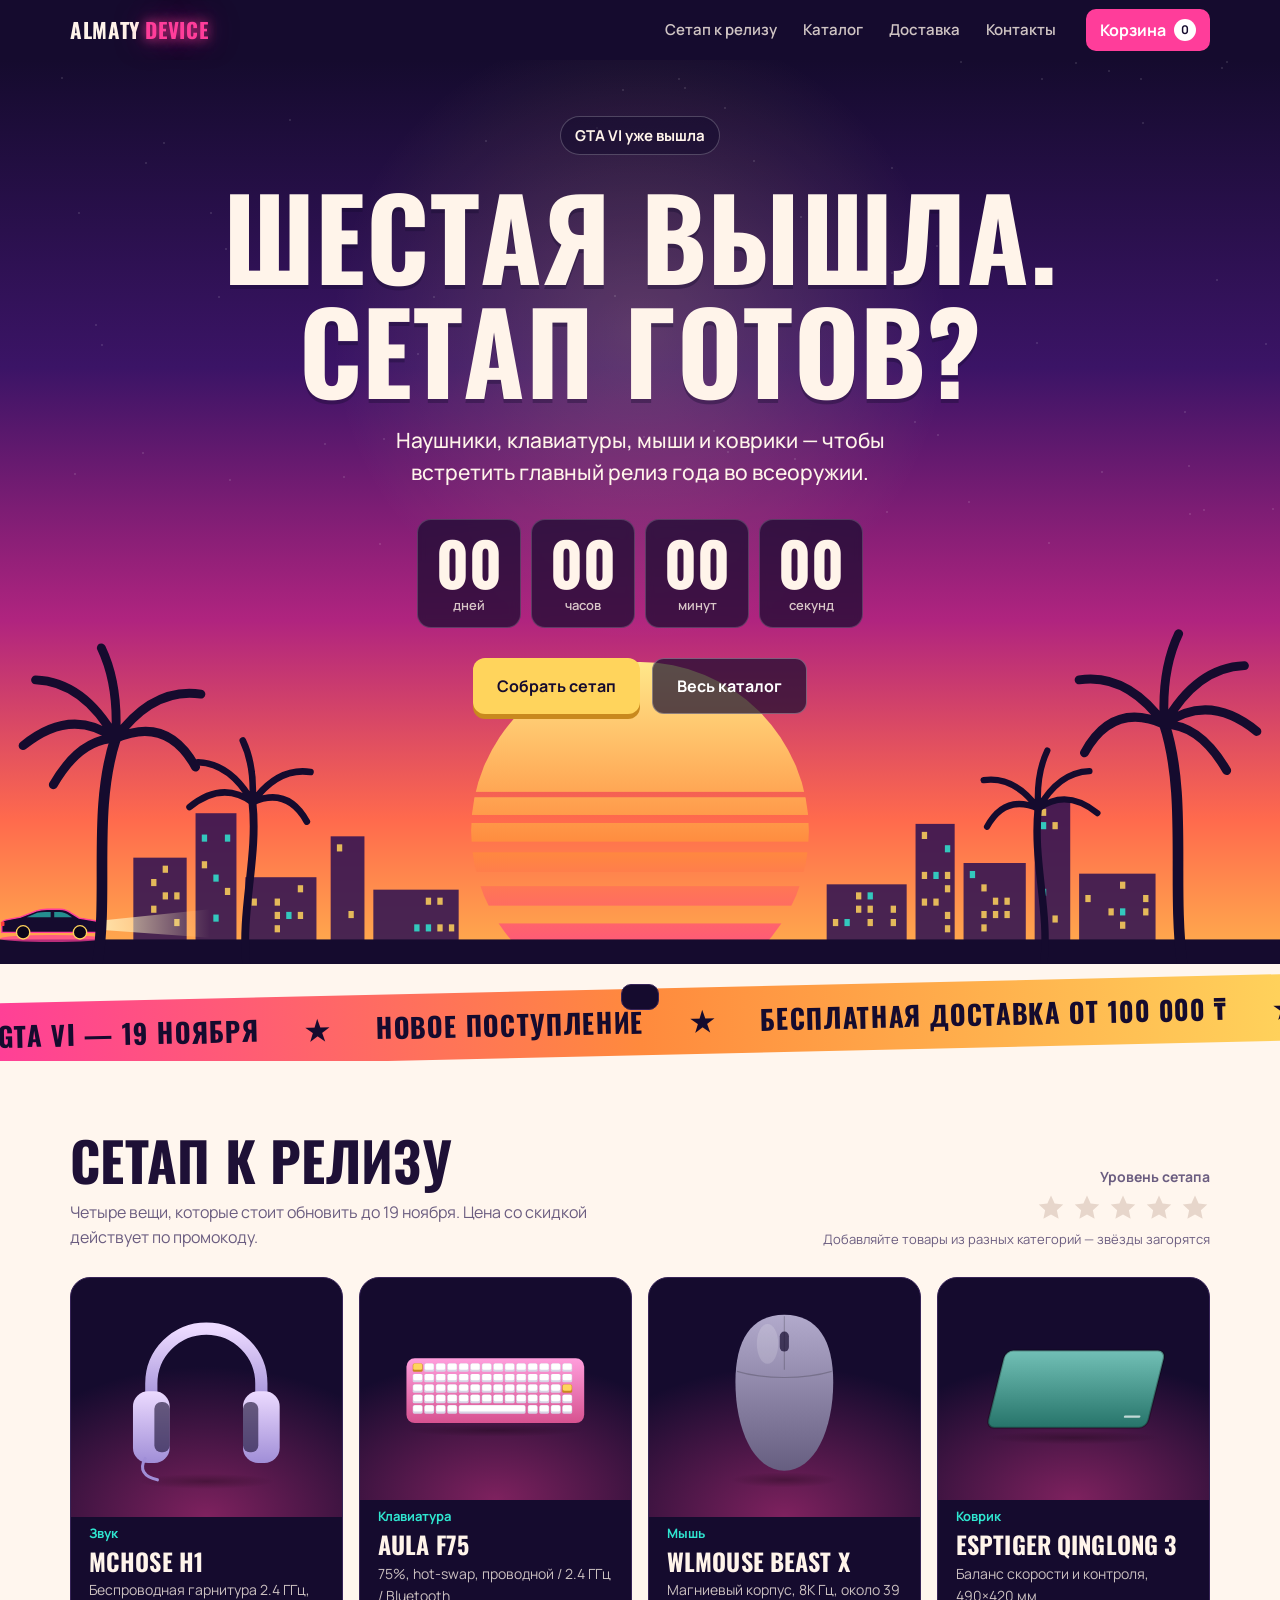
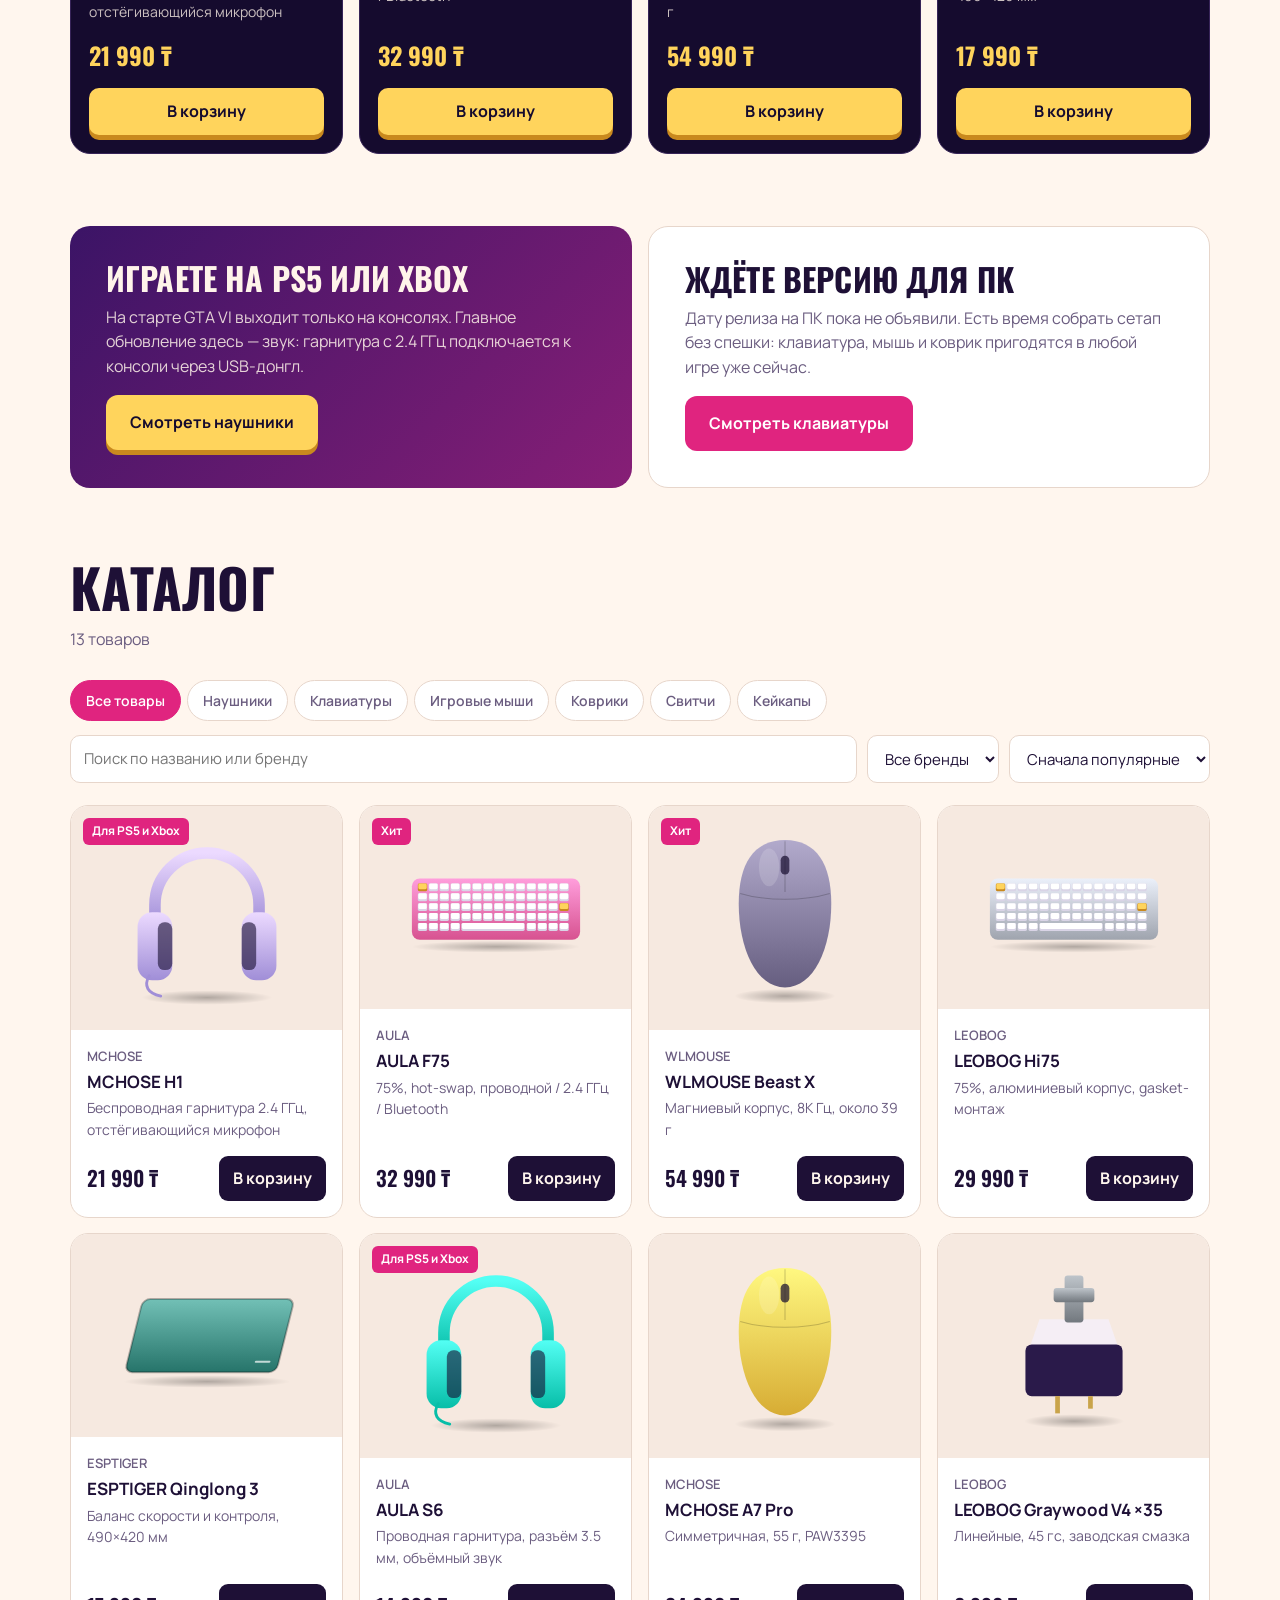
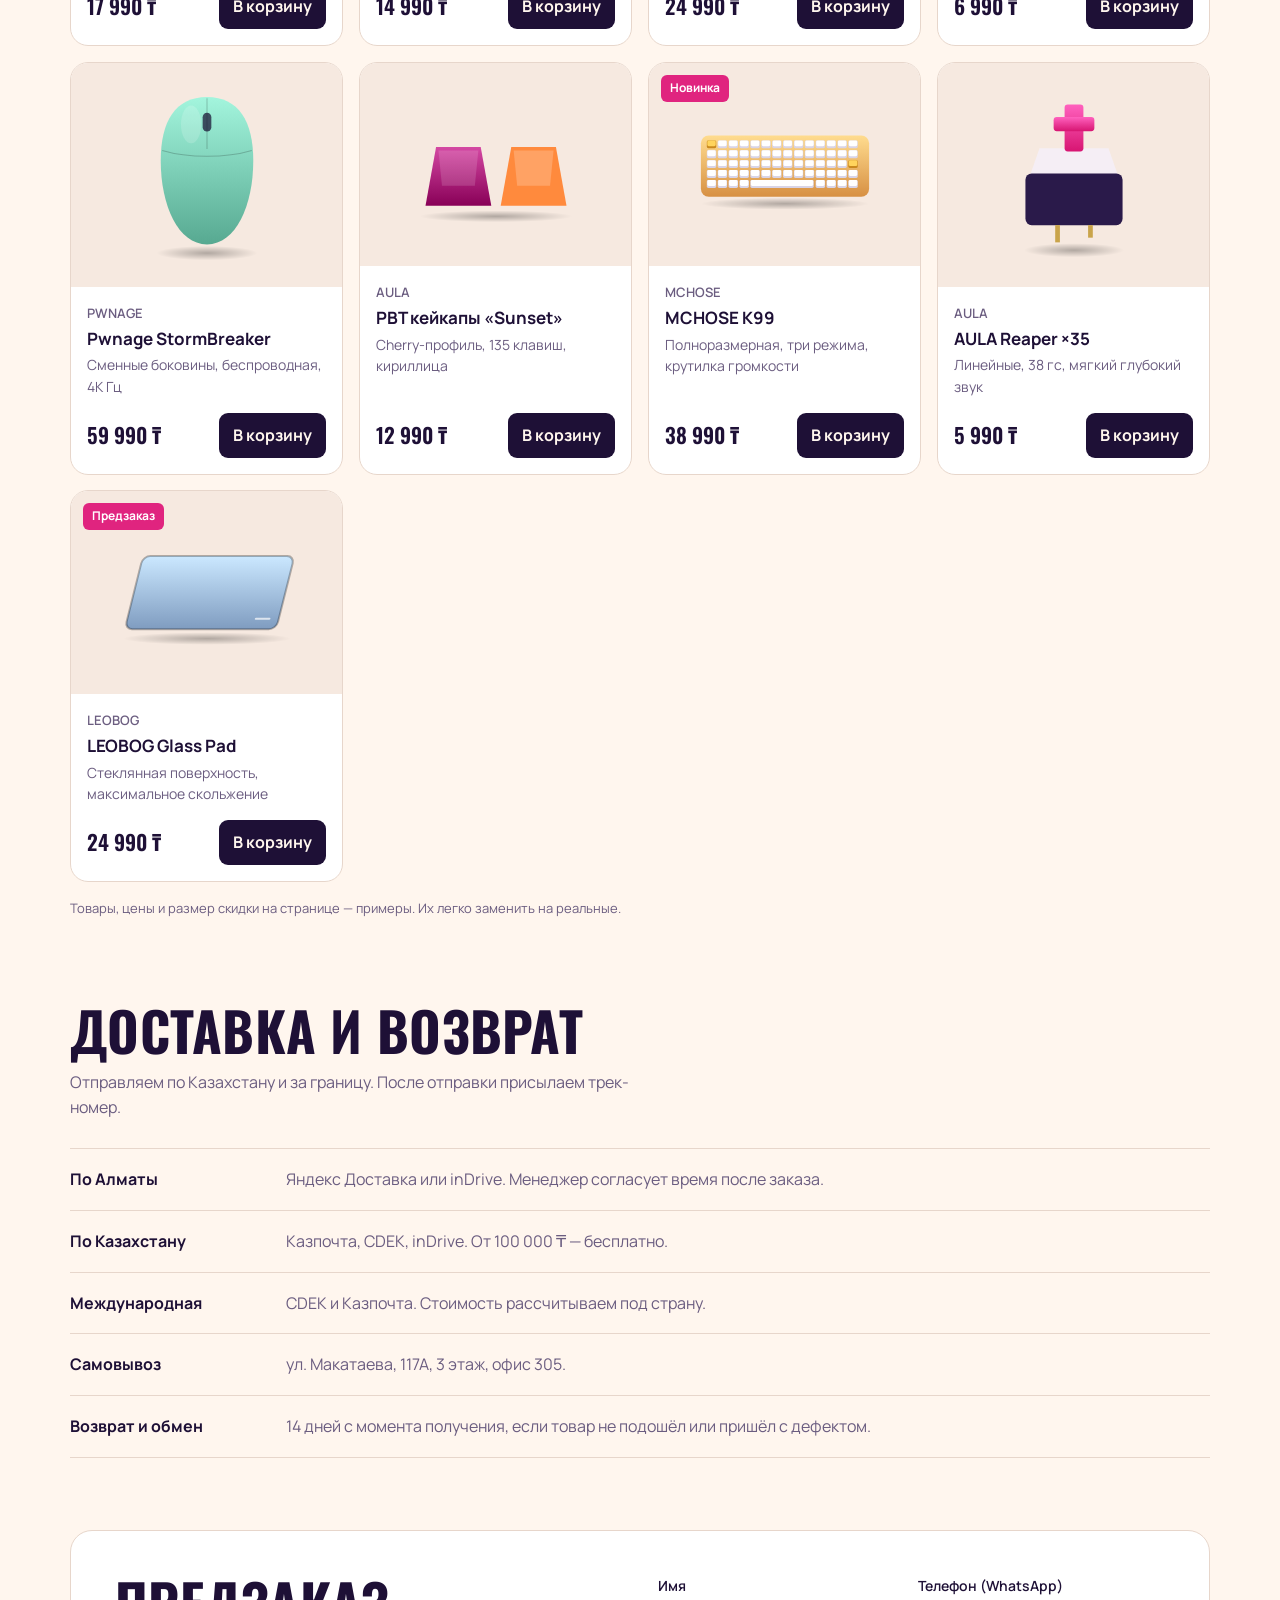
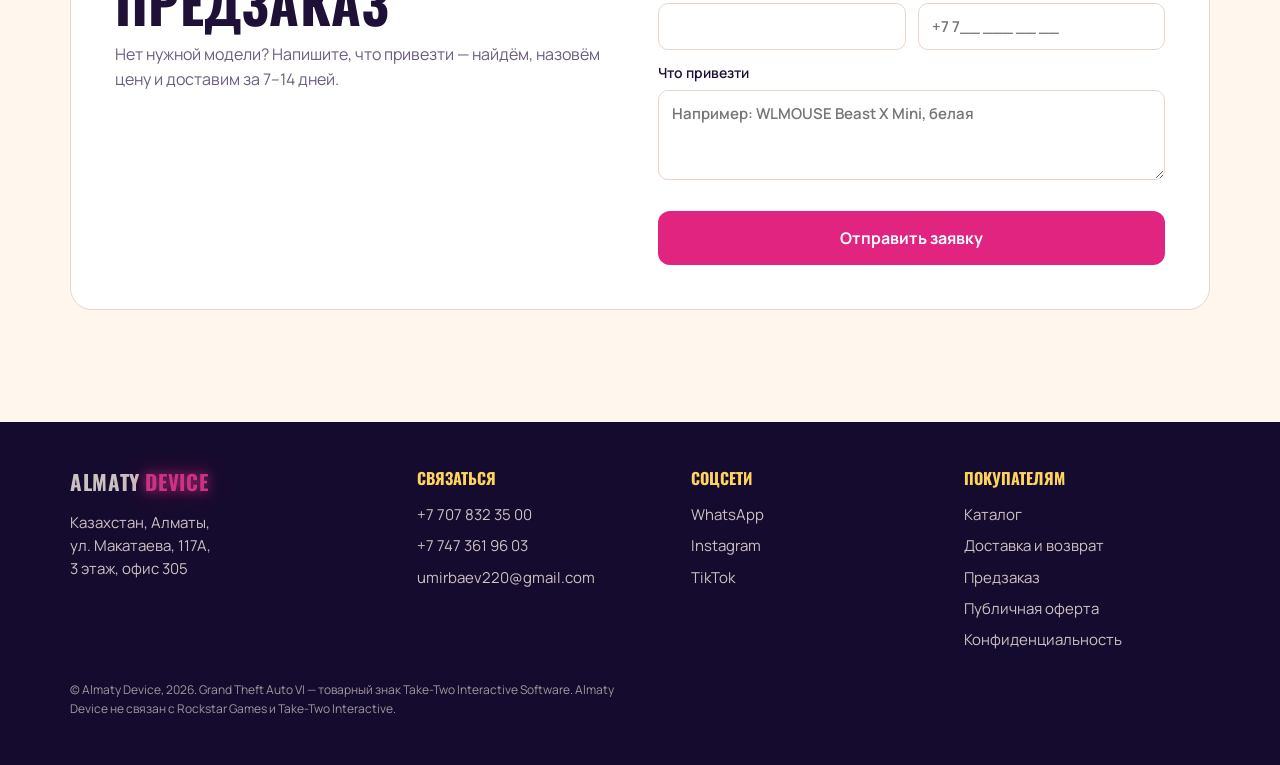
<file: index.html>
<!DOCTYPE html>
<html lang="ru">
<head>
<meta charset="UTF-8">
<meta name="viewport" content="width=device-width, initial-scale=1, viewport-fit=cover">
<title>Almaty Device — сетап к релизу GTA VI</title>
<meta name="description" content="Наушники, клавиатуры, мыши и коврики к выходу GTA VI. Магазин в Алматы, доставка по Казахстану.">
<link rel="preconnect" href="https://fonts.googleapis.com">
<link rel="preconnect" href="https://fonts.gstatic.com" crossorigin>
<link href="https://fonts.googleapis.com/css2?family=Oswald:wght@500;600;700&family=Manrope:wght@400;500;600;700&display=swap" rel="stylesheet">
<style>
:root{
  --night:#150B2E; --dusk:#3B1466; --pink:#FF3D9A; --orange:#FF8A3D; --sun:#FFD45C; --teal:#2FE6D0;
  --bg:#FFF6EE; --card:#FFFFFF; --soft:#F6E9E0; --ink:#1E1036; --muted:#6B5D80; --line:#E7D6CB; --accent:#E0247F; --ok:#0E9F84;
  --display:"Oswald","Arial Narrow",Impact,sans-serif;
  --body:"Manrope","Segoe UI",system-ui,-apple-system,sans-serif;
  color-scheme:light;
  box-sizing:border-box;
  padding-top:env(safe-area-inset-top,0px);
  padding-bottom:env(safe-area-inset-bottom,0px);
}
@media (prefers-color-scheme: dark){
  :root:not([data-theme="light"]){
    --bg:#150B2E; --card:#21133F; --soft:#1C0F39; --ink:#FFF4EA; --muted:#B3A4CC; --line:#372458; --accent:#FF3D9A; --ok:#2FE6D0;
    color-scheme:dark;
  }
}
:root[data-theme="dark"]{
  --bg:#150B2E; --card:#21133F; --soft:#1C0F39; --ink:#FFF4EA; --muted:#B3A4CC; --line:#372458; --accent:#FF3D9A; --ok:#2FE6D0;
  color-scheme:dark;
}
*,*::before,*::after{box-sizing:inherit}
html{scroll-behavior:smooth;scroll-padding-top:calc(env(safe-area-inset-top,0px) + 70px)}
@media (prefers-reduced-motion: reduce){html{scroll-behavior:auto}*{transition:none!important;animation:none!important}}
body{margin:0;background:var(--bg);color:var(--ink);font:400 16px/1.55 var(--body);-webkit-font-smoothing:antialiased}
body::before{content:"";position:fixed;inset:0 0 auto;height:env(safe-area-inset-top,0px);z-index:60;background:var(--night)}
svg{display:block;max-width:100%}
a{color:inherit}
button,input,select,textarea{font:inherit;color:inherit}
:focus-visible{outline:3px solid var(--teal);outline-offset:2px;border-radius:6px}
.wrap{max-width:1180px;margin:0 auto;padding:0 20px}
h1,h2,h3{font-family:var(--display);font-weight:700;text-transform:uppercase;line-height:1.02;margin:0;letter-spacing:.005em}
h2{font-size:clamp(32px,5vw,54px)}
.lead{color:var(--muted);max-width:58ch;margin:12px 0 0}

/* header */
header{position:sticky;top:env(safe-area-inset-top,0px);z-index:50;background:var(--night);color:#FFF4EA}
.hbar{display:flex;align-items:center;gap:18px;height:60px}
.logo{font-family:var(--display);font-weight:700;font-size:21px;text-transform:uppercase;text-decoration:none;letter-spacing:.03em;white-space:nowrap}
.logo i{font-style:normal;color:var(--pink)}
nav.main{display:flex;gap:2px;margin-left:auto}
nav.main a{text-decoration:none;padding:8px 12px;border-radius:8px;font-weight:600;font-size:15px;opacity:.8}
nav.main a:hover{opacity:1;background:rgba(255,255,255,.08)}
.cartbtn{display:inline-flex;align-items:center;gap:8px;border:0;background:var(--pink);color:#fff;border-radius:10px;padding:9px 14px;font-weight:700;cursor:pointer}
.cartbtn b{background:#fff;color:var(--night);min-width:22px;height:22px;border-radius:11px;display:inline-grid;place-items:center;font-size:12px;padding:0 6px}
@media (max-width:760px){nav.main{display:none}.hbar{justify-content:space-between}}

/* hero */
.hero{position:relative;overflow:hidden;color:#FFF4EA;background:linear-gradient(180deg,#150B2E 0%,#3B1466 34%,#B0247F 62%,#FF6A4D 84%,#FFB24D 100%)}
.hero .scene{position:absolute;left:0;right:0;bottom:0;width:100%;height:auto;min-height:260px;pointer-events:none}
.hero .in{position:relative;z-index:2;padding:56px 0 250px;text-align:center}
.kicker{display:inline-block;font-weight:700;font-size:15px;background:rgba(21,11,46,.55);border:1px solid rgba(255,255,255,.22);padding:7px 14px;border-radius:999px;margin-bottom:22px}
.hero h1{font-size:clamp(46px,9.4vw,112px);text-shadow:0 4px 0 rgba(21,11,46,.35)}
.hero h1 > span{display:block}
.hero p.sub{font-size:clamp(17px,2.2vw,21px);max-width:44ch;margin:18px auto 0;font-weight:500}
.count{display:inline-grid;grid-template-columns:repeat(4,auto);gap:10px;margin:30px auto 0}
.count div{background:rgba(21,11,46,.72);border:1px solid rgba(255,255,255,.18);border-radius:14px;padding:12px 6px 10px;min-width:clamp(68px,17vw,104px);backdrop-filter:blur(4px)}
.count b{display:block;font-family:var(--display);font-weight:700;font-size:clamp(34px,7vw,60px);line-height:1;font-variant-numeric:tabular-nums}
.count small{font-size:13px;opacity:.8;font-weight:600}
.ctas{display:flex;gap:12px;justify-content:center;flex-wrap:wrap;margin-top:30px}
.btn{display:inline-flex;align-items:center;justify-content:center;gap:8px;border:0;border-radius:12px;padding:15px 24px;font-weight:700;cursor:pointer;text-decoration:none;transition:transform .08s,box-shadow .08s}
.btn-hot{background:var(--sun);color:var(--night);box-shadow:0 5px 0 #C9891E}
.btn-hot:active{transform:translateY(4px);box-shadow:0 1px 0 #C9891E}
.btn-dark{background:rgba(21,11,46,.7);color:#fff;border:1px solid rgba(255,255,255,.3)}
.btn-pink{background:var(--accent);color:#fff}
.note-hero{font-size:13px;opacity:.85;margin:18px 0 0}
@media (max-width:600px){.hero .in{padding:40px 0 190px}}

/* promo strip */
.promo{background:var(--night);color:#FFF4EA;border-top:1px solid rgba(255,255,255,.12)}
.promo .wrap{display:flex;flex-wrap:wrap;align-items:center;justify-content:center;gap:10px 18px;padding-top:14px;padding-bottom:14px;font-weight:600}
.code{display:inline-flex;align-items:center;gap:10px;border:2px dashed var(--sun);border-radius:10px;padding:6px 8px 6px 14px;font-family:var(--display);font-size:20px;letter-spacing:.08em;color:var(--sun)}
.code button{border:0;background:var(--sun);color:var(--night);border-radius:7px;padding:6px 10px;font:700 13px var(--body);letter-spacing:0;cursor:pointer}

section.block{padding:72px 0}
.head{display:flex;flex-wrap:wrap;align-items:end;justify-content:space-between;gap:14px;margin-bottom:28px}

/* setup picks */
.picks{display:grid;grid-template-columns:repeat(4,1fr);gap:16px}
.pick{position:relative;background:var(--night);color:#FFF4EA;border-radius:20px;overflow:hidden;display:flex;flex-direction:column;border:1px solid #372458}
.pick .pic{aspect-ratio:1/0.82;display:grid;place-items:center;padding:20px;background:radial-gradient(120% 90% at 50% 100%,rgba(255,61,154,.45),transparent 70%)}
.pick .pic svg{width:86%;height:100%}
.pick .b{padding:6px 18px 18px;display:flex;flex-direction:column;gap:6px;flex:1}
.role{font-size:13px;font-weight:700;color:var(--teal)}
.pick h3{font-size:24px}
.pick p{margin:0;font-size:14px;opacity:.78;flex:1}
.prices{display:flex;align-items:baseline;gap:10px;margin-top:8px}
.prices s{opacity:.55;font-size:14px}
.prices b{font-family:var(--display);font-size:24px;color:var(--sun)}
.pick .btn{padding:11px 14px;margin-top:8px;border-radius:10px}
@media (max-width:980px){.picks{grid-template-columns:repeat(2,1fr)}}
@media (max-width:520px){.picks{grid-template-columns:1fr}}

/* console note */
.split{display:grid;grid-template-columns:1fr 1fr;gap:16px}
.panel{border-radius:20px;padding:clamp(22px,3.4vw,36px);background:var(--card);border:1px solid var(--line)}
.panel h3{font-size:clamp(24px,3vw,32px);margin-bottom:10px}
.panel p{margin:0 0 16px;color:var(--muted)}
.panel.hot{background:linear-gradient(135deg,#3B1466,#B0247F 70%,#FF6A4D);color:#FFF4EA;border:0}
.panel.hot p{color:rgba(255,244,234,.85)}
@media (max-width:820px){.split{grid-template-columns:1fr}}

/* catalog */
.tools{display:flex;flex-wrap:wrap;gap:10px;margin-bottom:22px}
.chips{display:flex;gap:6px;overflow-x:auto;padding-bottom:4px;flex:1 1 100%;scrollbar-width:none}
.chips::-webkit-scrollbar{display:none}
.chip{flex:none;border:1px solid var(--line);background:var(--card);padding:9px 15px;border-radius:999px;cursor:pointer;font-size:14px;font-weight:600;color:var(--muted)}
.chip[aria-pressed="true"]{background:var(--accent);border-color:var(--accent);color:#fff}
.field{border:1px solid var(--line);background:var(--card);border-radius:10px;padding:11px 13px;font-size:15px;min-width:0}
.tools .search{flex:1 1 220px}
.grid{display:grid;grid-template-columns:repeat(auto-fill,minmax(245px,1fr));gap:16px}
.card{background:var(--card);border:1px solid var(--line);border-radius:18px;overflow:hidden;display:flex;flex-direction:column}
.card .pic{background:var(--soft);aspect-ratio:4/3;display:grid;place-items:center;position:relative;padding:18px}
.card .pic svg{width:80%;height:100%}
.tag{position:absolute;top:12px;left:12px;background:var(--accent);color:#fff;font-size:12px;font-weight:700;padding:4px 9px;border-radius:6px}
.card .b{padding:16px;display:flex;flex-direction:column;gap:5px;flex:1}
.brand{font-size:13px;color:var(--muted);font-weight:600}
.card h3{font-family:var(--body);text-transform:none;font-size:17px;font-weight:700;line-height:1.25;letter-spacing:0}
.spec{font-size:14px;color:var(--muted);flex:1;margin:0}
.buy{display:flex;align-items:center;justify-content:space-between;gap:10px;margin-top:10px}
.price{font-family:var(--display);font-weight:600;font-size:21px;white-space:nowrap}
.add{border:0;border-radius:9px;background:var(--ink);color:var(--bg);padding:10px 14px;font-weight:700;cursor:pointer;white-space:nowrap}
.add.in{background:var(--ok);color:#fff}
:root[data-theme="dark"] .add.in{color:var(--night)}
@media (prefers-color-scheme: dark){:root:not([data-theme="light"]) .add.in{color:var(--night)}}
.empty{grid-column:1/-1;text-align:center;padding:48px 16px;color:var(--muted);border:1px dashed var(--line);border-radius:16px}
.demo{font-size:13px;color:var(--muted);margin-top:16px}

/* delivery */
.dl{margin:0;border-top:1px solid var(--line)}
.dl div{display:grid;grid-template-columns:200px 1fr;gap:16px;padding:18px 0;border-bottom:1px solid var(--line)}
.dl dt{font-weight:700}
.dl dd{margin:0;color:var(--muted)}
@media (max-width:700px){.dl div{grid-template-columns:1fr;gap:4px}}

/* preorder */
.pre{display:grid;grid-template-columns:1fr 1fr;gap:36px;background:var(--card);border:1px solid var(--line);border-radius:22px;padding:clamp(22px,4vw,44px)}
form .two{display:grid;grid-template-columns:1fr 1fr;gap:12px}
form label{display:flex;flex-direction:column;gap:6px;font-size:14px;font-weight:600}
form .field{width:100%}
form textarea{resize:vertical;min-height:90px}
form .btn{margin-top:12px;width:100%}
.err{color:#E0244F;font-size:13px;min-height:1em;margin:6px 0 0}
@media (max-width:820px){.pre{grid-template-columns:1fr}form .two{grid-template-columns:1fr}}

/* footer */
footer{background:var(--night);color:#FFF4EA;padding:44px 0 34px;margin-top:40px}
.foot{display:grid;grid-template-columns:1.3fr 1fr 1fr 1fr;gap:28px;font-size:15px}
.foot h4{font-family:var(--display);text-transform:uppercase;font-size:16px;margin:0 0 12px;color:var(--sun)}
.foot ul{list-style:none;margin:0;padding:0;display:grid;gap:8px}
.foot a{text-decoration:none;opacity:.78}
.foot a:hover{opacity:1}
.foot address{font-style:normal;opacity:.78;margin-top:12px}
.legal{margin-top:30px;font-size:12px;opacity:.6;max-width:80ch}
@media (max-width:820px){.foot{grid-template-columns:1fr 1fr}}

/* cart */
.scrim{position:fixed;inset:0;background:rgba(10,5,25,.55);opacity:0;pointer-events:none;transition:opacity .2s;z-index:70}
.scrim.open{opacity:1;pointer-events:auto}
.drawer{position:fixed;top:0;right:0;bottom:0;width:min(430px,100%);background:var(--bg);z-index:80;transform:translateX(100%);transition:transform .25s ease;display:flex;flex-direction:column;padding-top:env(safe-area-inset-top,0px);padding-bottom:env(safe-area-inset-bottom,0px)}
.drawer.open{transform:none}
.dh{display:flex;align-items:center;justify-content:space-between;padding:18px 20px;border-bottom:1px solid var(--line)}
.dh h3{font-size:26px}
.x{border:0;background:var(--soft);width:38px;height:38px;border-radius:10px;cursor:pointer;font-size:20px}
.db{flex:1;overflow-y:auto;padding:14px 20px;display:grid;align-content:start;gap:10px}
.ln{display:grid;grid-template-columns:64px 1fr auto;gap:12px;align-items:center;background:var(--card);border:1px solid var(--line);border-radius:12px;padding:10px}
.ln .th{width:64px;height:52px;background:var(--soft);border-radius:8px;display:grid;place-items:center}
.ln .th svg{width:82%;height:82%}
.ln b{font-size:14px;display:block}
.ln small{color:var(--muted)}
.qty{display:flex;align-items:center;gap:6px}
.qty button{width:28px;height:28px;border-radius:7px;border:1px solid var(--line);background:var(--soft);cursor:pointer}
.df{border-top:1px solid var(--line);padding:14px 20px 18px;display:grid;gap:10px}
.prog{height:8px;border-radius:4px;background:var(--line);overflow:hidden}
.prog i{display:block;height:100%;width:0;background:linear-gradient(90deg,var(--pink),var(--orange));transition:width .3s}
.small{font-size:14px;color:var(--muted);margin:0}
.rowx{display:flex;justify-content:space-between;align-items:baseline;font-size:15px}
.rowx.tot{font-weight:700}
.rowx.tot .price{font-size:26px}
.rowx.disc{color:var(--ok);font-weight:600}
.pc{display:grid;grid-template-columns:1fr auto;gap:8px}
.pc button{border:1px solid var(--line);background:var(--card);border-radius:10px;padding:0 14px;font-weight:700;cursor:pointer}
.df .two{display:grid;grid-template-columns:1fr 1fr;gap:8px}
.toast{position:fixed;left:50%;bottom:calc(20px + env(safe-area-inset-bottom,0px));transform:translate(-50%,130px);background:var(--night);color:#FFF4EA;padding:12px 18px;border-radius:10px;font-weight:600;z-index:90;transition:transform .25s;border:1px solid #372458}
.toast.show{transform:translate(-50%,0)}

/* ---------- motion ---------- */
#scrollProg{position:absolute;left:0;right:0;bottom:-3px;height:3px;transform-origin:0 50%;transform:scaleX(0);background:linear-gradient(90deg,var(--pink),var(--orange),var(--sun));pointer-events:none}
.logo i{text-shadow:0 0 12px rgba(255,61,154,.9),0 0 30px rgba(255,61,154,.5);animation:flick 7s infinite}
@keyframes flick{0%,91%,95%,100%{opacity:1}92%,94%{opacity:.3}93%{opacity:.85}}
.cartbtn.bump{animation:bump .45s cubic-bezier(.3,1.6,.5,1)}
@keyframes bump{40%{transform:scale(1.2)}}

.hero::after{content:"";position:absolute;inset:0;z-index:1;pointer-events:none;mix-blend-mode:screen;background:radial-gradient(440px circle at var(--mx,50%) var(--my,30%),rgba(255,212,92,.2),transparent 70%)}
.stars{position:absolute;inset:0 0 45%;pointer-events:none}
.stars i{position:absolute;width:2px;height:2px;border-radius:50%;background:#fff;opacity:.15;animation:tw 3s ease-in-out infinite alternate}
@keyframes tw{to{opacity:1;transform:scale(1.9)}}
.shoot{position:absolute;top:10%;left:-12%;width:150px;height:2px;border-radius:2px;background:linear-gradient(90deg,transparent,#fff);opacity:0;transform:rotate(18deg);pointer-events:none;animation:shoot 9s ease-in 2.5s infinite}
@keyframes shoot{0%{opacity:0;translate:0 0}3%{opacity:1}13%{opacity:0;translate:75vw 24vw}100%{opacity:0;translate:75vw 24vw}}
.sunrise{animation:sunrise 2.4s cubic-bezier(.2,.7,.2,1) backwards}
@keyframes sunrise{from{transform:translateY(200px)}}
.sway{transform-box:fill-box;transform-origin:40% 100%;animation:sway 6s ease-in-out infinite alternate}
.sway.b{animation-duration:7.6s;animation-delay:-3s}
@keyframes sway{from{transform:rotate(-1.6deg)}to{transform:rotate(2.2deg)}}
#lyWin rect{opacity:.85;animation:winTw 6s steps(1) infinite}
@keyframes winTw{50%{opacity:.12}}
.car{animation:drive 17s linear 1.5s infinite backwards}
@keyframes drive{from{transform:translateX(-280px)}to{transform:translateX(1720px)}}

.hero h1 .w{display:inline-block;white-space:nowrap}
.hero h1 .ch{display:inline-block;animation:drop .7s cubic-bezier(.2,1.4,.4,1) backwards;animation-delay:calc(var(--i)*38ms + .15s)}
@keyframes drop{from{opacity:0;transform:translateY(-.6em) rotate(-8deg) scale(1.3)}}
.hero .kicker{animation:fadeUp .7s backwards}
.hero .sub{animation:fadeUp .7s 1s backwards}
.hero .count{animation:fadeUp .7s 1.15s backwards}
.hero .ctas{animation:fadeUp .7s 1.3s backwards}
@keyframes fadeUp{from{opacity:0;transform:translateY(20px)}}
.count div{overflow:hidden}
.count b.pop{animation:pop .4s cubic-bezier(.2,1.5,.4,1)}
@keyframes pop{from{transform:translateY(-45%);opacity:.15}}
.hero .btn-hot{position:relative;overflow:hidden}
.hero .btn-hot::after{content:"";position:absolute;top:0;bottom:0;left:-60%;width:40%;background:linear-gradient(100deg,transparent,rgba(255,255,255,.7),transparent);transform:skewX(-20deg);animation:shine 4s ease-in-out 2s infinite}
@keyframes shine{0%,55%{left:-60%}100%{left:130%}}

.marq-wrap{overflow:hidden;padding:26px 0 6px}
.marq{display:flex;white-space:nowrap;background:linear-gradient(90deg,var(--pink),var(--orange),var(--sun));color:#150B2E;transform:rotate(-1.3deg) scale(1.04);padding:12px 0;font-family:var(--display);font-weight:700;font-size:clamp(18px,2.6vw,26px);text-transform:uppercase;letter-spacing:.04em}
.marq .track{display:flex;flex:none;animation:marq 28s linear infinite}
.marq:hover .track{animation-play-state:paused}
.marq span{display:inline-flex;align-items:center;gap:44px;padding:0 22px}
.marq span::after{content:"★"}
@keyframes marq{to{transform:translateX(-50%)}}

.level{display:flex;flex-direction:column;gap:6px;align-items:flex-end}
.level .lab{font-weight:700;font-size:14px;color:var(--muted)}
.starsrow{display:flex;gap:6px}
.starsrow svg{width:30px;height:30px;fill:var(--line);transition:fill .3s}
.starsrow svg.on{fill:var(--sun);stroke:#C9891E;stroke-width:1;filter:drop-shadow(0 0 8px rgba(255,170,60,.9));animation:starpop .5s cubic-bezier(.3,1.8,.5,1)}
@keyframes starpop{from{transform:scale(.3) rotate(-40deg)}}
.level small{font-size:13px;color:var(--muted)}
@media (max-width:700px){.level{align-items:flex-start}}
.df .level{flex-direction:row;align-items:center;justify-content:space-between}
.df .starsrow svg{width:22px;height:22px}

.tilt{position:relative;transform:perspective(900px) rotateX(var(--rx,0deg)) rotateY(var(--ry,0deg));transition:transform .5s cubic-bezier(.2,.7,.2,1),box-shadow .3s;will-change:transform}
.tilt.on{transition:transform .08s linear,box-shadow .3s;box-shadow:0 24px 50px -18px rgba(255,61,154,.6);z-index:2}
.tilt::after{content:"";position:absolute;inset:0;border-radius:inherit;pointer-events:none;opacity:0;transition:opacity .25s;background:radial-gradient(260px circle at var(--gx,50%) var(--gy,50%),rgba(255,255,255,.28),transparent 60%)}
.tilt.on::after{opacity:1}
.tilt .pic svg{transform:translate(var(--px,0px),var(--py,0px)) scale(var(--ps,1));transition:transform .3s ease-out}
.tilt.on .pic svg{--ps:1.07}
.pick .pic svg{animation:float 5s ease-in-out infinite alternate}
.pick:nth-child(2n) .pic svg{animation-delay:-2.5s}
@keyframes float{from{translate:0 -5px}to{translate:0 7px}}
.picks > .pick,.grid > .card{animation:rise .6s cubic-bezier(.2,.8,.2,1) backwards;animation-delay:calc(var(--i,0)*60ms)}
.picks:not(.in) > .pick,.grid:not(.in) > .card{animation-play-state:paused}
@keyframes rise{from{opacity:0;transform:perspective(900px) translateY(40px) rotateX(14deg)}}
.rv{opacity:0;transform:translateY(34px);transition:opacity .8s,transform .8s cubic-bezier(.2,.7,.2,1);transition-delay:var(--d,0s)}
.rv.in{opacity:1;transform:none}
.panel.hot{background-size:220% 220%;animation:pan 9s ease-in-out infinite alternate}
@keyframes pan{from{background-position:0 50%}to{background-position:100% 50%}}
.fly{position:fixed;z-index:95;pointer-events:none;margin:0}
.pic img{width:100%;height:100%;object-fit:contain;display:block}
.pick .pic img,.card .pic img{max-height:240px;transform:translate(var(--px,0px),var(--py,0px)) scale(var(--ps,1));transition:transform .3s ease-out}
.tilt.on .pic img{--ps:1.07}
.ln .th img{width:90%;height:90%;object-fit:contain;border-radius:6px}
.price s.old{font-size:.72em;color:var(--muted);font-weight:500}
.add:disabled,.btn:disabled{opacity:.5;cursor:default;box-shadow:none}
#fx{position:fixed;inset:0;width:100%;height:100%;pointer-events:none;z-index:96}
</style>
</head>
<body>

<header>
  <div class="wrap hbar">
    <a class="logo" href="#top">Almaty <i>Device</i></a>
    <nav class="main" aria-label="Разделы">
      <a href="#setup">Сетап к релизу</a>
      <a href="#catalog">Каталог</a>
      <a href="#delivery">Доставка</a>
      <a href="#contacts">Контакты</a>
    </nav>
    <button class="cartbtn" id="cartBtn" aria-label="Открыть корзину">Корзина <b id="cartN">0</b></button><div id="scrollProg"></div>
  </div>
</header>

<main id="top">
  <section class="hero" id="hero"><div class="stars" id="stars" aria-hidden="true"></div><span class="shoot" aria-hidden="true"></span>
    <svg class="scene" viewBox="0 0 1440 420" preserveAspectRatio="xMidYMax slice" aria-hidden="true">
      <defs>
        <linearGradient id="sunG" x1="0" y1="0" x2="0" y2="1"><stop offset="0" stop-color="#FFE88A"/><stop offset=".55" stop-color="#FF8A3D"/><stop offset="1" stop-color="#FF3D9A"/></linearGradient>
        <linearGradient id="beam" x1="0" x2="1"><stop offset="0" stop-color="#FFF4C2" stop-opacity=".8"/><stop offset="1" stop-color="#FFF4C2" stop-opacity="0"/></linearGradient><mask id="sunM"><rect width="1440" height="420" fill="#fff"/>
          <rect x="500" y="226" width="440" height="6" fill="#000"/><rect x="500" y="252" width="440" height="9" fill="#000"/>
          <rect x="500" y="282" width="440" height="12" fill="#000"/><rect x="500" y="316" width="440" height="16" fill="#000"/><rect x="500" y="354" width="440" height="20" fill="#000"/></mask>
      </defs>
      <g id="lySun"><g class="sunrise"><circle cx="720" cy="270" r="190" fill="url(#sunG)" mask="url(#sunM)"/></g></g>
      <g id="lyCity" fill="#2A0F52" opacity=".85">
        <rect x="150" y="300" width="60" height="120"/><rect x="220" y="250" width="46" height="170"/><rect x="276" y="322" width="80" height="98"/>
        <rect x="372" y="276" width="38" height="144"/><rect x="420" y="336" width="96" height="84"/><rect x="930" y="330" width="90" height="90"/>
        <rect x="1030" y="262" width="44" height="158"/><rect x="1084" y="306" width="70" height="114"/><rect x="1164" y="236" width="40" height="184"/><rect x="1214" y="318" width="86" height="102"/>
      </g>
      <g id="lyWin"></g>
      <rect x="0" y="392" width="1440" height="28" fill="#150B2E"/>
      <g transform="translate(0 358)"><g class="car">
        <ellipse cx="58" cy="33" rx="58" ry="4" fill="#FF3D9A" opacity=".7"/>
        <path d="M112 13L236 0v32L112 23Z" fill="url(#beam)"/>
        <path d="M2 26V17q0-4 5-5l16-3L41 2q5-2 12-2h14q8 0 14 5l8 5 18 3q7 1 7 7v6Z" fill="#150B2E" stroke="#FF3D9A" stroke-width="1.5"/>
        <path d="M30 9l12-5q4-1 9-1h6v6ZM61 3h6q6 0 11 4l3 2H61Z" fill="#2FE6D0" opacity=".6"/>
        <circle cx="26" cy="26" r="7.5" fill="#0B0519" stroke="#FFD45C" stroke-width="1.5"/><circle cx="90" cy="26" r="7.5" fill="#0B0519" stroke="#FFD45C" stroke-width="1.5"/>
        <rect x="1" y="14" width="4" height="5" rx="1" fill="#FF3D3D"/><rect x="109" y="15" width="5" height="4" rx="1" fill="#FFF4C2"/>
      </g></g>
      <g id="lyPalms" fill="none" stroke="#150B2E" stroke-linecap="round">
        <g transform="translate(70 96)"><path d="M40 320C52 240 34 150 60 70" stroke-width="12"/><path d="M60 70Q10 34-44 78M60 70Q24 6-30 4M60 70Q64 10 44-32M60 70Q102 12 156 20M60 70Q118 44 150 102M60 70Q20 70-10 122" stroke-width="10"/></g>
        <g transform="translate(250 190) scale(.68)"><path d="M40 340C30 250 60 160 50 70" stroke-width="13"/><path d="M50 70Q0 34-54 78M50 70Q14 6-40 4M50 70Q54 10 34-32M50 70Q92 12 146 20M50 70Q108 44 140 102" stroke-width="11"/></g>
        <g transform="translate(1370 80) scale(-1 1)"><path d="M40 340C52 250 34 150 60 70" stroke-width="12"/><path d="M60 70Q10 34-44 78M60 70Q24 6-30 4M60 70Q64 10 44-32M60 70Q102 12 156 20M60 70Q118 44 150 102M60 70Q20 70-10 122" stroke-width="10"/></g>
        <g transform="translate(1200 200) scale(-.64 .64)"><path d="M40 340C30 250 60 160 50 70" stroke-width="13"/><path d="M50 70Q0 34-54 78M50 70Q14 6-40 4M50 70Q54 10 34-32M50 70Q92 12 146 20M50 70Q108 44 140 102" stroke-width="11"/></g>
      </g>
    </svg>
    <div class="wrap in">
      <span class="kicker" id="kicker">GTA VI выходит <span class="rdate">19 ноября</span></span>
      <h1 id="heroTitle"><span>Шестая близко.</span><span>Сетап готов?</span></h1>
      <p class="sub" id="heroSub">Наушники, клавиатуры, мыши и коврики — чтобы встретить главный релиз года во всеоружии.</p>
      <div class="count" id="count" role="timer" aria-label="До релиза осталось">
        <div><b id="cd">00</b><small>дней</small></div>
        <div><b id="ch">00</b><small>часов</small></div>
        <div><b id="cm">00</b><small>минут</small></div>
        <div><b id="cs">00</b><small>секунд</small></div>
      </div>
      <div class="ctas">
        <a class="btn btn-hot" href="#setup">Собрать сетап</a>
        <a class="btn btn-dark" href="#catalog">Весь каталог</a>
      </div>
    </div>
  </section>

  <div class="promo" id="promoBar">
    <div class="wrap">
      <span id="promoText"></span>
      <span class="code"><span id="promoCode"></span><button id="copyCode">Скопировать</button></span>
    </div>
  </div>

  <div class="marq-wrap" aria-hidden="true"><div class="marq"><div class="track" id="marq"></div></div></div>

  <section class="block" id="setup">
    <div class="wrap">
      <div class="head">
        <div><h2>Сетап к релизу</h2><p class="lead">Четыре вещи, которые стоит обновить до <span class="rdate">19 ноября</span>. Цена со скидкой действует по промокоду.</p></div>
        <div class="level" id="levelMain"><span class="lab">Уровень сетапа</span><div class="starsrow" role="img"></div><small></small></div>
      </div>
      <div class="picks" id="picks"></div>
    </div>
  </section>

  <section class="block" style="padding-top:0">
    <div class="wrap split">
      <div class="panel hot">
        <h3>Играете на PS5 или Xbox</h3>
        <p>На старте GTA VI выходит только на консолях. Главное обновление здесь — звук: гарнитура с 2.4 ГГц подключается к консоли через USB-донгл.</p>
        <button class="btn btn-hot" data-cat="audio">Смотреть наушники</button>
      </div>
      <div class="panel">
        <h3>Ждёте версию для ПК</h3>
        <p>Дату релиза на ПК пока не объявили. Есть время собрать сетап без спешки: клавиатура, мышь и коврик пригодятся в любой игре уже сейчас.</p>
        <button class="btn btn-pink" data-cat="keyboards">Смотреть клавиатуры</button>
      </div>
    </div>
  </section>

  <section class="block" id="catalog" style="padding-top:0">
    <div class="wrap">
      <div class="head"><div><h2>Каталог</h2><p class="lead" id="resultCount"></p></div></div>
      <div class="tools">
        <div class="chips" id="chips" role="group" aria-label="Категория"></div>
        <input class="field search" id="search" type="search" placeholder="Поиск по названию или бренду" aria-label="Поиск">
        <select class="field" id="brandSel" aria-label="Бренд"></select>
        <select class="field" id="sortSel" aria-label="Сортировка">
          <option value="pop">Сначала популярные</option><option value="asc">Сначала дешевле</option><option value="desc">Сначала дороже</option>
        </select>
      </div>
      <div class="grid" id="grid"></div>
      <p class="demo">Товары, цены и размер скидки на странице — примеры. Их легко заменить на реальные.</p>
    </div>
  </section>

  <section class="block" id="delivery" style="padding-top:0">
    <div class="wrap">
      <div class="head"><div><h2>Доставка и возврат</h2><p class="lead">Отправляем по Казахстану и за границу. После отправки присылаем трек-номер.</p></div></div>
      <dl class="dl">
        <div><dt>По Алматы</dt><dd>Яндекс Доставка или inDrive. Менеджер согласует время после заказа.</dd></div>
        <div><dt>По Казахстану</dt><dd>Казпочта, CDEK, inDrive. От <span class="ffrom">100 000 ₸</span> — бесплатно.</dd></div>
        <div><dt>Международная</dt><dd>CDEK и Казпочта. Стоимость рассчитываем под страну.</dd></div>
        <div><dt>Самовывоз</dt><dd>ул. Макатаева, 117А, 3 этаж, офис 305.</dd></div>
        <div><dt>Возврат и обмен</dt><dd>14 дней с момента получения, если товар не подошёл или пришёл с дефектом.</dd></div>
      </dl>
    </div>
  </section>

  <section class="block" id="preorder" style="padding-top:0">
    <div class="wrap">
      <div class="pre">
        <div><h2>Предзаказ</h2><p class="lead">Нет нужной модели? Напишите, что привезти — найдём, назовём цену и доставим за 7–14 дней.</p></div>
        <form id="preForm" novalidate>
          <div class="two">
            <label>Имя<input class="field" name="name" autocomplete="name"></label>
            <label>Телефон (WhatsApp)<input class="field" name="phone" type="tel" autocomplete="tel" placeholder="+7 7__ ___ __ __"></label>
          </div>
          <label style="margin-top:12px">Что привезти<textarea class="field" name="item" placeholder="Например: WLMOUSE Beast X Mini, белая"></textarea></label>
          <p class="err" id="preErr"></p>
          <button class="btn btn-pink" type="submit">Отправить заявку</button>
        </form>
      </div>
    </div>
  </section>
</main>

<footer id="contacts">
  <div class="wrap">
    <div class="foot">
      <div><a class="logo" href="#top">Almaty <i>Device</i></a><address>Казахстан, Алматы,<br>ул. Макатаева, 117А,<br>3 этаж, офис 305</address></div>
      <div><h4>Связаться</h4><ul>
        <li><a href="tel:+77078323500">+7 707 832 35 00</a></li><li><a href="tel:+77473619603">+7 747 361 96 03</a></li>
        <li><a href="mailto:umirbaev220@gmail.com">umirbaev220@gmail.com</a></li></ul></div>
      <div><h4>Соцсети</h4><ul>
        <li><a href="https://wa.me/77078323500" target="_blank" rel="noopener">WhatsApp</a></li>
        <li><a href="https://www.instagram.com/almatydevice/" target="_blank" rel="noopener">Instagram</a></li>
        <li><a href="https://www.tiktok.com/@almatydevice" target="_blank" rel="noopener">TikTok</a></li></ul></div>
      <div><h4>Покупателям</h4><ul>
        <li><a href="#catalog">Каталог</a></li><li><a href="#delivery">Доставка и возврат</a></li><li><a href="#preorder">Предзаказ</a></li><li><a href="offer.html">Публичная оферта</a></li><li><a href="privacy.html">Конфиденциальность</a></li></ul></div>
    </div>
    <p class="legal">© Almaty Device, 2026. Grand Theft Auto VI — товарный знак Take-Two Interactive Software. Almaty Device не связан с Rockstar Games и Take-Two Interactive.</p>
  </div>
</footer>

<div class="scrim" id="scrim"></div>
<aside class="drawer" id="drawer" aria-label="Корзина" aria-hidden="true">
  <div class="dh"><h3>Корзина</h3><button class="x" id="closeCart" aria-label="Закрыть корзину">×</button></div>
  <div class="db" id="cartBody"></div>
  <div class="df" id="cartFoot">
    <div class="level" id="levelCart"><span class="lab">Уровень сетапа</span><div class="starsrow" role="img"></div></div>
    <div><div class="prog"><i id="shipBar"></i></div><p class="small" id="shipNote" style="margin-top:8px"></p></div>
    <div class="pc"><input class="field" id="promoIn" placeholder="Промокод" aria-label="Промокод" autocapitalize="characters"><button id="promoApply">Применить</button></div>
    <p class="err" id="promoErr" style="margin:0"></p>
    <div class="rowx"><span>Товары</span><span id="sub">0 ₸</span></div>
    <div class="rowx disc" id="discRow" hidden><span id="discLabel"></span><span id="disc"></span></div>
    <div class="rowx tot"><span>Итого</span><span class="price" id="cartTotal">0 ₸</span></div>
    <p class="err" id="cartErr" style="margin:0"></p>
    <a class="btn btn-pink" id="checkout" href="checkout.html">Оформить заказ</a>
  </div>
</aside>
<canvas id="fx" aria-hidden="true"></canvas>
<div class="toast" id="toast" role="status" aria-live="polite"></div>

<script src="config.js"></script>
<script type="module">
/* ---------- запасные данные: используются, пока не подключена база (config.js) ---------- */
/* Когда база подключена, товары и настройки редактируются в админке: /admin/              */
let WA = "77078323500";
let FREE_FROM = 100000;
let RELEASE = new Date("2026-11-19T00:00:00+05:00");          // релиз, полночь по Алматы
let PROMO = { code:"NOV19", percent:10, until:new Date("2026-11-22T23:59:59+05:00"), untilText:"22 ноября" };
let SETUP = [                                                    // подборка «Сетап к релизу»
  {id:"mchose-h1", role:"Звук"}, {id:"aula-f75", role:"Клавиатура"}, {id:"wl-beastx", role:"Мышь"}, {id:"esptiger-ql", role:"Коврик"}
];
let DEMO_NOTE = true;

let CATS = [
  {id:"audio", name:"Наушники"}, {id:"keyboards", name:"Клавиатуры"}, {id:"mice", name:"Игровые мыши"},
  {id:"pads", name:"Коврики"}, {id:"switches", name:"Свитчи"}, {id:"keycaps", name:"Кейкапы"}
];
// Примеры товаров — замените на реальный ассортимент
let PRODUCTS = [
  {id:"mchose-h1", name:"MCHOSE H1", brand:"MCHOSE", cat:"audio", price:21990, pop:10, tag:"Для PS5 и Xbox", color:"#C8B6FF", spec:"Беспроводная гарнитура 2.4 ГГц, отстёгивающийся микрофон"},
  {id:"aula-s6", name:"AULA S6", brand:"AULA", cat:"audio", price:14990, pop:7, tag:"Для PS5 и Xbox", color:"#2FE6D0", spec:"Проводная гарнитура, разъём 3.5 мм, объёмный звук"},
  {id:"aula-f75", name:"AULA F75", brand:"AULA", cat:"keyboards", price:32990, pop:9, tag:"Хит", color:"#FF7AB8", spec:"75%, hot-swap, проводной / 2.4 ГГц / Bluetooth"},
  {id:"leobog-hi75", name:"LEOBOG Hi75", brand:"LEOBOG", cat:"keyboards", price:29990, pop:8, color:"#C7CCD6", spec:"75%, алюминиевый корпус, gasket-монтаж"},
  {id:"mchose-k99", name:"MCHOSE K99", brand:"MCHOSE", cat:"keyboards", price:38990, pop:5, tag:"Новинка", color:"#FFB86B", spec:"Полноразмерная, три режима, крутилка громкости"},
  {id:"wl-beastx", name:"WLMOUSE Beast X", brand:"WLMOUSE", cat:"mice", price:54990, pop:9, tag:"Хит", color:"#8E86A8", spec:"Магниевый корпус, 8K Гц, около 39 г"},
  {id:"pwnage-sb", name:"Pwnage StormBreaker", brand:"PWNAGE", cat:"mice", price:59990, pop:6, color:"#7FD1B9", spec:"Сменные боковины, беспроводная, 4K Гц"},
  {id:"mchose-a7", name:"MCHOSE A7 Pro", brand:"MCHOSE", cat:"mice", price:24990, pop:7, color:"#FFD45C", spec:"Симметричная, 55 г, PAW3395"},
  {id:"esptiger-ql", name:"ESPTIGER Qinglong 3", brand:"ESPTIGER", cat:"pads", price:17990, pop:8, color:"#4E9C92", spec:"Баланс скорости и контроля, 490×420 мм"},
  {id:"leobog-pad", name:"LEOBOG Glass Pad", brand:"LEOBOG", cat:"pads", price:24990, pop:4, tag:"Предзаказ", color:"#A7C4E8", spec:"Стеклянная поверхность, максимальное скольжение"},
  {id:"leobog-gw", name:"LEOBOG Graywood V4 ×35", brand:"LEOBOG", cat:"switches", price:6990, pop:7, color:"#9AA0A6", spec:"Линейные, 45 гс, заводская смазка"},
  {id:"aula-reaper", name:"AULA Reaper ×35", brand:"AULA", cat:"switches", price:5990, pop:5, color:"#FF3D9A", spec:"Линейные, 38 гс, мягкий глубокий звук"},
  {id:"caps-pbt", name:"PBT кейкапы «Sunset»", brand:"AULA", cat:"keycaps", price:12990, pop:6, color:"#B0247F", spec:"Cherry-профиль, 135 клавиш, кириллица"}
];

/* ---------- база данных (Supabase) ---------- */
const CFG = window.AD_CONFIG || {};
const DB = CFG.supabaseUrl && CFG.supabaseKey ? CFG.supabaseUrl.replace(/\/+$/,"") : "";
function api(path, opts = {}){
  const h = {apikey: CFG.supabaseKey, "Content-Type": "application/json"};
  if(CFG.supabaseKey.startsWith("eyJ")) h.Authorization = "Bearer " + CFG.supabaseKey;
  const ctl = new AbortController(), t = setTimeout(() => ctl.abort(), opts.timeout || 6000);
  return fetch(DB + "/rest/v1/" + path, {...opts, headers: h, signal: ctl.signal})
    .then(async r => { clearTimeout(t); const j = await r.json().catch(() => null); if(!r.ok) throw new Error((j && j.message) || r.statusText); return j; });
}
async function loadRemote(){
  if(!DB) return;
  try{
    const [cats, prods, st] = await Promise.all([
      api("categories?select=id,name&order=sort"),
      api("products?select=id,name,brand,cat,price,old_price,pop,tag,color,spec,image_url,stock&active=eq.true"),
      api("site_settings?select=data&id=eq.1")
    ]);
    if(cats.length) CATS = cats;
    if(prods.length) PRODUCTS = prods;
    const s = st[0] && st[0].data;
    if(s){
      if(s.wa) WA = String(s.wa).replace(/\D/g,"");
      if(s.free_from != null) FREE_FROM = +s.free_from;
      if(s.release) RELEASE = new Date(s.release);
      if(s.promo && s.promo.code) PROMO = {...s.promo, code: String(s.promo.code).toUpperCase(), percent: +s.promo.percent, until: new Date(s.promo.until)};
      else PROMO = {code:"", percent:0, until:new Date(0), untilText:""};
      if(Array.isArray(s.setup)) SETUP = s.setup;
      if(s.demo_note === false) DEMO_NOTE = false;
    }
  }catch(e){ console.warn("База недоступна, показываю встроенные данные:", e.message); }
  SETUP = SETUP.filter(x => PRODUCTS.some(p => p.id === x.id));
}
async function saveOrder(name, phone, items, promo, request){
  if(!DB) return null;
  try{ return await api("rpc/place_order", {method:"POST", timeout:8000, body: JSON.stringify({p_name:name, p_phone:phone, p_items:items, p_promo:promo, p_request:request})}); }
  catch(e){ console.warn("Заказ не сохранён в базе:", e.message); return null; }
}
/* WhatsApp — запасной путь, если база недоступна */
function goWA(w, msg){
  const url = `https://wa.me/${WA}?text=${encodeURIComponent(msg)}`;
  if(w && !w.closed){ try{ w.opener = null; }catch(e){} w.location.replace(url); }
  else if(!window.open(url, "_blank", "noopener")) location.href = url;
}
const esc = s => String(s ?? "").replace(/[&<>"']/g, c => ({"&":"&amp;","<":"&lt;",">":"&gt;",'"':"&quot;","'":"&#39;"}[c]));
await loadRemote();
if(!DEMO_NOTE){ const d = document.querySelector(".demo"); if(d) d.remove(); }

const REDUCE = matchMedia("(prefers-reduced-motion: reduce)").matches;
const P = id => PRODUCTS.find(p => p.id === id);
const $ = s => document.querySelector(s);
const fmt = n => Math.round(n).toLocaleString("ru-RU") + " ₸";
const plural = (n,f) => { const a=n%100,b=n%10; return a>10&&a<20?f[2]:b===1?f[0]:b>=2&&b<=4?f[1]:f[2]; };
const promoLive = () => Date.now() <= PROMO.until.getTime();
const sale = price => Math.round(price * (100 - PROMO.percent) / 100 / 10) * 10;

/* ---------- illustrations ---------- */
let gid = 0;
function shade(hex, amt){ const n=parseInt(hex.slice(1),16); const f=v=>Math.max(0,Math.min(255,v+amt)); return "#"+((1<<24)+(f(n>>16)<<16)+(f((n>>8)&255)<<8)+f(n&255)).toString(16).slice(1); }
function art(cat, color){
  const c=color||"#8E8E93", hi=shade(c,36), lo=shade(c,-40), id="g"+(gid++), s='xmlns="http://www.w3.org/2000/svg" aria-hidden="true"';
  const defs=`<defs><linearGradient id="${id}" x1="0" y1="0" x2="0" y2="1"><stop offset="0" stop-color="${hi}"/><stop offset="1" stop-color="${lo}"/></linearGradient><radialGradient id="${id}s"><stop offset="0" stop-color="#000" stop-opacity=".28"/><stop offset="1" stop-color="#000" stop-opacity="0"/></radialGradient></defs>`;
  const sh=(cx,cy,rx,ry)=>`<ellipse cx="${cx}" cy="${cy}" rx="${rx}" ry="${ry}" fill="url(#${id}s)"/>`;
  switch(cat){
    case "keyboards": { let k="";
      for(let r=0;r<5;r++) for(let i=0;i<14;i++){
        if(r===4&&i>3&&i<10){ if(i===4) k+=`<rect x="${32+i*22}" y="${46+r*20}" width="128" height="16" rx="3" fill="#D9D4E6"/><rect x="${33+i*22}" y="${46+r*20}" width="126" height="12" rx="3" fill="#fff"/>`; continue; }
        const a=(r===0&&i===0)||(r===2&&i===13);
        k+=`<rect x="${32+i*22}" y="${46+r*20}" width="19" height="16" rx="3" fill="${a?'#C9891E':'#D9D4E6'}"/><rect x="${33+i*22}" y="${46+r*20}" width="17" height="12" rx="3" fill="${a?'#FFD45C':'#fff'}"/>`; }
      return `<svg ${s} viewBox="0 0 380 190">${defs}${sh(190,174,170,12)}<rect x="20" y="36" width="340" height="124" rx="16" fill="url(#${id})"/>${k}</svg>`; }
    case "mice": return `<svg ${s} viewBox="0 0 260 260">${defs}${sh(130,238,70,10)}<path d="M130 22c-44 0-64 34-64 88 0 62 24 116 64 116s64-54 64-116c0-54-20-88-64-88Z" fill="url(#${id})"/><path d="M130 24v70M68 96c20 6 42 8 62 8s42-2 62-8" stroke="#000" stroke-opacity=".2" stroke-width="1.5" fill="none"/><rect x="124" y="44" width="12" height="26" rx="6" fill="#150B2E" opacity=".7"/><ellipse cx="108" cy="60" rx="14" ry="26" fill="#fff" opacity=".16"/></svg>`;
    case "pads": return `<svg ${s} viewBox="0 0 360 220">${defs}${sh(180,198,160,12)}<g transform="translate(180 110) skewX(-14) translate(-180 -110)"><rect x="40" y="40" width="290" height="140" rx="14" fill="url(#${id})"/><rect x="40" y="40" width="290" height="140" rx="14" fill="none" stroke="#000" stroke-opacity=".28" stroke-width="4"/><path d="M286 160h26" stroke="#fff" stroke-width="4" stroke-linecap="round" opacity=".7"/></g></svg>`;
    case "switches": return `<svg ${s} viewBox="0 0 240 240">${defs}${sh(120,216,64,9)}<path d="M64 120l12-34h88l12 34Z" fill="#F5F0FA" fill-opacity=".8"/><rect x="58" y="118" width="124" height="66" rx="8" fill="#2A1A4A"/><rect x="108" y="30" width="24" height="60" rx="4" fill="url(#${id})"/><rect x="94" y="46" width="52" height="18" rx="4" fill="url(#${id})"/><rect x="96" y="184" width="6" height="22" fill="#C9A44A"/><rect x="138" y="184" width="6" height="16" fill="#C9A44A"/></svg>`;
    case "keycaps": return `<svg ${s} viewBox="0 0 320 220">${defs}${sh(160,198,130,10)}<path d="M40 180l18-100h76l18 100Z" fill="url(#${id})"/><path d="M62 86h68l-6 60H68Z" fill="#fff" opacity=".14"/><path d="M168 180l18-100h76l18 100Z" fill="#FF8A3D"/><path d="M190 86h68l-6 60h-56Z" fill="#fff" opacity=".2"/></svg>`;
    case "audio": return `<svg ${s} viewBox="0 0 260 260">${defs}${sh(130,240,90,10)}<path d="M58 140v-28a72 72 0 0 1 144 0v28" fill="none" stroke="url(#${id})" stroke-width="16" stroke-linecap="round"/><rect x="34" y="122" width="48" height="94" rx="20" fill="url(#${id})"/><rect x="178" y="122" width="48" height="94" rx="20" fill="url(#${id})"/><rect x="62" y="136" width="20" height="66" rx="9" fill="#150B2E" opacity=".6"/><rect x="178" y="136" width="20" height="66" rx="9" fill="#150B2E" opacity=".6"/><path d="M50 210c-8 14-2 24 16 28" stroke="${lo}" stroke-width="4" fill="none" stroke-linecap="round"/></svg>`;
  }
}

const RDATE = RELEASE.toLocaleDateString("ru-RU", {day:"numeric", month:"long", timeZone:"Asia/Almaty"});
document.querySelectorAll(".rdate").forEach(e => e.textContent = RDATE);
document.querySelectorAll(".ffrom").forEach(e => e.textContent = fmt(FREE_FROM));
const pic = p => p.image_url ? `<img src="${esc(p.image_url)}" alt="" loading="lazy">` : art(p.cat, p.color);

/* ---------- countdown ---------- */
const pad = n => String(n).padStart(2,"0");
function tick(){
  let d = RELEASE.getTime() - Date.now();
  if(d <= 0){
    $("#count").hidden = true;
    $("#kicker").textContent = "GTA VI уже вышла";
    $("#heroTitle").innerHTML = "<span>Шестая вышла.</span><span>Сетап готов?</span>";
    clearInterval(timer); return;
  }
  const s = Math.floor(d/1000);
  setD("#cd", Math.floor(s/86400)); setD("#ch", Math.floor(s%86400/3600));
  setD("#cm", Math.floor(s%3600/60)); setD("#cs", s%60);
}
const timer = setInterval(tick, 1000); tick();

/* ---------- promo ---------- */
if(promoLive()){
  $("#promoText").textContent = `−${PROMO.percent}% на весь заказ до ${PROMO.untilText} по промокоду`;
  $("#promoCode").textContent = PROMO.code;
} else { $("#promoBar").hidden = true; }
$("#copyCode").onclick = async () => {
  let ok = false; try{ await navigator.clipboard.writeText(PROMO.code); ok = true; }catch(e){}
  applied = true; savePromo(); renderCart();
  toast(ok ? "Промокод скопирован и применён к корзине" : "Промокод применён к корзине"); boom();
};

/* ---------- setup picks ---------- */
function renderPicks(){
  $("#picks").innerHTML = SETUP.map((x,i) => { const p = P(x.id); return `
    <article class="pick tilt" style="--i:${i}"><div class="pic">${pic(p)}</div><div class="b">
      <span class="role">${esc(x.role)}</span><h3>${esc(p.name)}</h3><p>${esc(p.spec)}</p>
      <div class="prices">${promoLive()?`<b>${fmt(sale(p.price))}</b><s>${fmt(p.price)}</s>`:`<b>${fmt(p.price)}</b>`}</div>
      <button class="btn btn-hot" data-buy="${esc(p.id)}" ${soldOut(p.id)&&!cart[p.id]?"disabled":""}>${buyLabel(p.id)}</button></div></article>`; }).join("") ;
  $("#picks").querySelectorAll("[data-buy]").forEach(b => b.onclick = () => cart[b.dataset.buy] ? openCart() : add(b.dataset.buy, b));
}

/* ---------- catalog ---------- */
const state = {cat:"all", brand:"all", q:"", sort:"pop"};
function renderChips(){
  $("#chips").innerHTML = [{id:"all",name:"Все товары"},...CATS.filter(c => PRODUCTS.some(p => p.cat === c.id))].map(c => `<button class="chip" data-c="${esc(c.id)}" aria-pressed="${state.cat===c.id}">${esc(c.name)}</button>`).join("");
  $("#chips").querySelectorAll(".chip").forEach(b => b.onclick = () => { state.cat=b.dataset.c; renderChips(); renderGrid(); });
}
document.querySelectorAll("[data-cat]").forEach(b => b.onclick = () => { state.cat=b.dataset.cat; renderChips(); renderGrid(); $("#catalog").scrollIntoView(); });
const brands = [...new Set(PRODUCTS.map(p=>p.brand))].sort();
$("#brandSel").innerHTML = `<option value="all">Все бренды</option>` + brands.map(b=>`<option>${esc(b)}</option>`).join("");
$("#brandSel").onchange = e => { state.brand=e.target.value; renderGrid(); };
$("#sortSel").onchange = e => { state.sort=e.target.value; renderGrid(); };
$("#search").oninput = e => { state.q=e.target.value.trim().toLowerCase(); renderGrid(); };
function renderGrid(){
  const list = PRODUCTS.filter(p => (state.cat==="all"||p.cat===state.cat) && (state.brand==="all"||p.brand===state.brand) && (!state.q || (p.name+" "+p.brand+" "+p.spec).toLowerCase().includes(state.q)))
    .sort((a,b) => state.sort==="asc"?a.price-b.price : state.sort==="desc"?b.price-a.price : b.pop-a.pop);
  $("#resultCount").textContent = `${list.length} ${plural(list.length,["товар","товара","товаров"])}`;
  $("#grid").innerHTML = list.length ? list.map((p,i) => `
    <article class="card tilt" style="--i:${Math.min(i,12)}"><div class="pic">${p.tag?`<span class="tag">${esc(p.tag)}</span>`:""}${pic(p)}</div>
      <div class="b"><span class="brand">${esc(p.brand)}</span><h3>${esc(p.name)}</h3><p class="spec">${esc(p.spec)}</p>
      <div class="buy"><span class="price">${fmt(p.price)}${p.old_price>p.price?` <s class="old">${fmt(p.old_price)}</s>`:""}</span><button class="add ${cart[p.id]?'in':''}" data-id="${esc(p.id)}" ${soldOut(p.id)&&!cart[p.id]?"disabled":""}>${buyLabel(p.id)}</button></div></div></article>`).join("")
    : `<div class="empty">Ничего не нашлось. Сбросьте фильтры или <a href="#preorder">оформите предзаказ</a> — привезём нужную модель.</div>`;
  $("#grid").querySelectorAll(".add").forEach(b => b.onclick = () => cart[b.dataset.id] ? openCart() : add(b.dataset.id, b));
}

/* ---------- cart ---------- */
let cart = {}, applied = false;
try{ cart = JSON.parse(localStorage.getItem("ad-cart")||"{}") || {}; applied = localStorage.getItem("ad-promo") === PROMO.code; }catch(e){ cart = {}; }
Object.keys(cart).forEach(id => { if(!P(id)) delete cart[id]; });
const save = () => { try{ localStorage.setItem("ad-cart", JSON.stringify(cart)); }catch(e){} };
const savePromo = () => { try{ applied ? localStorage.setItem("ad-promo", PROMO.code) : localStorage.removeItem("ad-promo"); }catch(e){} };
const soldOut = id => P(id) && P(id).stock === 0;
const buyLabel = id => cart[id] ? "В корзине" : soldOut(id) ? "Нет в наличии" : "В корзину";
function add(id, src){ if(soldOut(id)) return; cart[id]=(cart[id]||0)+1; save(); toast("Добавлено в корзину"); renderAll(); fly(src); }
function qty(id,d){
  const st = P(id).stock;
  if(d > 0 && st != null && (cart[id]||0) >= st){ toast(`В наличии только ${st} шт.`); return; }
  cart[id]=(cart[id]||0)+d; if(cart[id]<=0) delete cart[id]; save(); renderAll();
}
function totals(){
  let sub=0,n=0; for(const id in cart){ sub+=P(id).price*cart[id]; n+=cart[id]; }
  const disc = applied && promoLive() ? Math.round(sub*PROMO.percent/100) : 0;
  return {sub, n, disc, sum: sub-disc};
}
function renderCart(){
  const t = totals(), ids = Object.keys(cart);
  $("#cartN").textContent = t.n;
  $("#cartFoot").style.display = ids.length ? "" : "none";
  $("#cartBody").innerHTML = ids.length ? ids.map(id => { const p=P(id); return `
    <div class="ln"><div class="th">${pic(p)}</div><div><b>${esc(p.name)}</b><small>${fmt(p.price)}</small></div>
    <div class="qty"><button data-q="-1" data-id="${id}" aria-label="Убрать одну">−</button><span>${cart[id]}</span><button data-q="1" data-id="${id}" aria-label="Добавить ещё">+</button></div></div>`; }).join("")
    : `<div class="empty">Корзина пуста. Начните со <a href="#setup" id="toSetup">сетапа к релизу</a>.</div>`;
  $("#cartBody").querySelectorAll("[data-q]").forEach(b => b.onclick = () => qty(b.dataset.id, +b.dataset.q));
  const ts = $("#toSetup"); if(ts) ts.onclick = closeCart;
  $("#sub").textContent = fmt(t.sub);
  $("#discRow").hidden = !t.disc;
  $("#discLabel").textContent = `Промокод ${PROMO.code} (−${PROMO.percent}%)`; $("#disc").textContent = "−" + fmt(t.disc);
  tween($("#cartTotal"), t.sum);
  if(applied && promoLive()) $("#promoIn").value = PROMO.code;
  $("#shipBar").style.width = Math.min(100, t.sum/FREE_FROM*100) + "%";
  $("#shipNote").textContent = t.sum >= FREE_FROM ? "Доставка по Казахстану бесплатно" : `До бесплатной доставки осталось ${fmt(FREE_FROM-t.sum)}`;
}
function renderAll(){ renderCart(); syncButtons(); renderLevel(); celebrate(); }
$("#promoApply").onclick = () => {
  const v = $("#promoIn").value.trim().toUpperCase();
  if(v === PROMO.code && promoLive()){ if(!applied) boom(); applied = true; $("#promoErr").textContent = ""; }
  else { applied = false; $("#promoErr").textContent = v === PROMO.code ? "Срок действия промокода закончился." : "Такого промокода нет. Проверьте написание."; }
  savePromo(); renderCart();
};
function openCart(){ $("#drawer").classList.add("open"); $("#scrim").classList.add("open"); $("#drawer").setAttribute("aria-hidden","false"); $("#closeCart").focus(); }
function closeCart(){ $("#drawer").classList.remove("open"); $("#scrim").classList.remove("open"); $("#drawer").setAttribute("aria-hidden","true"); }
$("#cartBtn").onclick = openCart; $("#closeCart").onclick = closeCart; $("#scrim").onclick = closeCart;
document.addEventListener("keydown", e => { if(e.key === "Escape") closeCart(); });

const phoneOk = v => v.replace(/\D/g,"").length >= 10;
/* оформление идёт на отдельной странице checkout.html; без базы — запасной путь через WhatsApp */
$("#checkout").onclick = e => {
  const out = Object.keys(cart).filter(id => P(id).stock != null && cart[id] > P(id).stock);
  if(out.length){ e.preventDefault(); $("#cartErr").textContent = `«${P(out[0]).name}»: ${P(out[0]).stock ? "в наличии только " + P(out[0]).stock + " шт." : "нет в наличии"}. Уменьшите количество.`; return; }
  $("#cartErr").textContent = "";
  if(DB) return;
  e.preventDefault();
  const t = totals(), lines = Object.keys(cart).map(id => `• ${P(id).name} × ${cart[id]} — ${fmt(P(id).price*cart[id])}`);
  goWA(null, `Здравствуйте! Хочу оформить заказ:\n${lines.join("\n")}${t.disc ? `\nПромокод ${PROMO.code}: −${fmt(t.disc)}` : ""}\nИтого: ${fmt(t.sum)}`);
};
$("#preForm").onsubmit = async e => {
  e.preventDefault();
  const f=e.target, name=f.name.value.trim(), phone=f.phone.value.trim(), item=f.item.value.trim();
  if(!name || !phoneOk(phone) || !item){ $("#preErr").textContent = "Заполните имя, телефон и что нужно привезти."; return; }
  $("#preErr").textContent = "";
  const btn = f.querySelector("button"); btn.disabled = true;
  const res = await saveOrder(name, phone, [], null, item);
  btn.disabled = false;
  if(res && res.id){ f.reset(); toast(`Заявка №${res.id} принята. Менеджер свяжется с вами`); return; }
  goWA(null, `Здравствуйте! Хочу оформить предзаказ.\nТовар: ${item}\nИмя: ${name}\nТелефон: ${phone}`);
};
let tt; function toast(t){ const el=$("#toast"); el.textContent=t; el.classList.add("show"); clearTimeout(tt); tt=setTimeout(()=>el.classList.remove("show"),2200); }

/* ---------- motion ---------- */
function setD(sel, v){
  const el = $(sel), t = pad(v);
  if(el.textContent === t) return;
  el.textContent = t;
  if(!REDUCE){ el.classList.remove("pop"); void el.offsetWidth; el.classList.add("pop"); }
}
function tween(el, to){
  const from = el._v; el._v = to;
  if(REDUCE || from === undefined || from === to){ el.textContent = fmt(to); return; }
  const t0 = performance.now();
  cancelAnimationFrame(el._raf);
  const step = now => { const k = Math.min(1, (now - t0) / 450), e = 1 - Math.pow(1 - k, 3); el.textContent = fmt(from + (to - from) * e); if(k < 1) el._raf = requestAnimationFrame(step); };
  el._raf = requestAnimationFrame(step);
}
function syncButtons(){
  document.querySelectorAll("#grid .add").forEach(b => { const id = b.dataset.id; b.classList.toggle("in", !!cart[id]); b.textContent = buyLabel(id); b.disabled = soldOut(id) && !cart[id]; });
  document.querySelectorAll("#picks [data-buy]").forEach(b => { const id = b.dataset.buy; b.textContent = buyLabel(id); b.disabled = soldOut(id) && !cart[id]; });
}

/* уровень сетапа: звезда за каждую категорию в корзине */
const LEVEL = [["audio"],["keyboards"],["mice"],["pads"],["switches","keycaps"]];
const STAR = '<svg viewBox="0 0 24 24" aria-hidden="true"><path d="M12 2l2.9 6.3 6.9.8-5.1 4.7 1.4 6.8L12 17.2 5.9 20.6l1.4-6.8L2.2 9.1l6.9-.8z"/></svg>';
document.querySelectorAll(".starsrow").forEach(r => { r.innerHTML = STAR.repeat(5); });
function level(){ const cats = new Set(Object.keys(cart).map(id => P(id).cat)); return LEVEL.filter(g => g.some(c => cats.has(c))).length; }
function renderLevel(){
  const n = level();
  document.querySelectorAll(".starsrow").forEach(r => { r.setAttribute("aria-label", `Уровень сетапа: ${n} из 5`); [...r.children].forEach((s,i) => s.classList.toggle("on", i < n)); });
  $("#levelMain small").textContent = n === 5 ? "Сетап собран полностью" : n === 0 ? "Добавляйте товары из разных категорий — звёзды загорятся" : `Собрано ${n} из 5 категорий`;
}
let prevSum = null, prevLevel = null;
function celebrate(){
  const t = totals(), n = level();
  if(prevSum !== null){
    if(prevSum < FREE_FROM && t.sum >= FREE_FROM){ boom(); toast("Бесплатная доставка ваша"); }
    else if(prevLevel < 5 && n === 5){ boom(); toast("Сетап собран на 5 звёзд"); }
  }
  prevSum = t.sum; prevLevel = n;
}

/* товар летит в корзину */
function fly(src){
  const btn = $("#cartBtn"); btn.classList.remove("bump");
  if(REDUCE || !src) return;
  const host = src.closest(".card,.pick"), svg = host && host.querySelector(".pic svg, .pic img");
  if(!svg || !svg.animate) return;
  const a = svg.getBoundingClientRect(), b = btn.getBoundingClientRect();
  const g = svg.cloneNode(true); g.classList.add("fly");
  Object.assign(g.style, {left:a.left+"px", top:a.top+"px", width:a.width+"px", height:a.height+"px"});
  document.body.appendChild(g);
  const dx = b.left + b.width/2 - (a.left + a.width/2), dy = b.top + b.height/2 - (a.top + a.height/2);
  const anim = g.animate([
    {transform:"translate(0px,0px) scale(1) rotate(0deg)", opacity:1},
    {transform:`translate(${dx*.5}px,${dy*.5 - 90}px) scale(.6) rotate(-14deg)`, opacity:1, offset:.55},
    {transform:`translate(${dx}px,${dy}px) scale(.08) rotate(20deg)`, opacity:.3}
  ], {duration:750, easing:"cubic-bezier(.4,0,.6,1)"});
  anim.onfinish = () => { g.remove(); void btn.offsetWidth; btn.classList.add("bump"); };
}

/* конфетти */
const fx = $("#fx"), ctx = fx.getContext("2d");
let parts = [], fxRaf = 0;
function boom(){
  if(REDUCE) return;
  const dpr = Math.min(2, window.devicePixelRatio || 1), W = innerWidth, H = innerHeight;
  fx.width = W * dpr; fx.height = H * dpr; ctx.setTransform(dpr, 0, 0, dpr, 0, 0);
  const cols = ["#FF3D9A","#FF8A3D","#FFD45C","#2FE6D0","#FFFFFF","#B06CFF"], k = Math.max(.55, Math.min(1, W / 1100));
  for(let i = 0; i < 160; i++){
    const left = i % 2 === 0, ang = (left ? -Math.PI/3 : -2*Math.PI/3) + (Math.random() - .5) * .8, sp = (10 + Math.random() * 14) * k;
    parts.push({x:left ? 0 : W, y:H * .92, vx:Math.cos(ang) * sp, vy:Math.sin(ang) * sp, w:6 + Math.random() * 7, h:4 + Math.random() * 5, r:Math.random() * 6.3, vr:(Math.random() - .5) * .4, c:cols[i % cols.length], life:1});
  }
  if(!fxRaf) fxRaf = requestAnimationFrame(fxStep);
}
function fxStep(){
  ctx.clearRect(0, 0, innerWidth, innerHeight);
  parts = parts.filter(p => p.life > 0 && p.y < innerHeight + 40);
  for(const p of parts){
    p.vy += .35; p.vx *= .99; p.x += p.vx; p.y += p.vy; p.r += p.vr; p.life -= .006;
    ctx.save(); ctx.translate(p.x, p.y); ctx.rotate(p.r); ctx.scale(1, Math.cos(p.r * 3));
    ctx.globalAlpha = Math.min(1, p.life * 2.5); ctx.fillStyle = p.c; ctx.fillRect(-p.w/2, -p.h/2, p.w, p.h); ctx.restore();
  }
  fxRaf = parts.length ? requestAnimationFrame(fxStep) : 0;
}

/* заголовок по буквам */
function splitTitle(){
  const h = $("#heroTitle"), lines = [...h.children];
  h.setAttribute("aria-label", lines.map(s => s.textContent).join(" "));
  if(REDUCE) return;
  let i = 0;
  lines.forEach(s => {
    s.setAttribute("aria-hidden", "true");
    s.innerHTML = s.textContent.split(" ").map(w => `<span class="w">${[...w].map(c => `<span class="ch" style="--i:${i++}">${c}</span>`).join("")}</span>`).join(" ");
  });
}

/* сцена: звёзды, окна, пальмы */
{
  let s = "";
  for(let i = 0; i < 70; i++) s += `<i style="left:${(Math.random()*100).toFixed(1)}%;top:${(Math.random()*100).toFixed(1)}%;animation-delay:${(-Math.random()*4).toFixed(2)}s;animation-duration:${(2+Math.random()*3).toFixed(2)}s"></i>`;
  $("#stars").innerHTML = s;
  const NS = "http://www.w3.org/2000/svg", win = $("#lyWin");
  document.querySelectorAll("#lyCity rect").forEach(r => {
    const x = +r.getAttribute("x"), y = +r.getAttribute("y"), w = +r.getAttribute("width"), h = +r.getAttribute("height");
    for(let px = x + 7; px < x + w - 9; px += 13) for(let py = y + 9; py < Math.min(y + h, 388) - 10; py += 15){
      if(Math.random() < .68) continue;
      const e = document.createElementNS(NS, "rect");
      e.setAttribute("x", px); e.setAttribute("y", py); e.setAttribute("width", 6); e.setAttribute("height", 8);
      e.setAttribute("fill", Math.random() < .75 ? "#FFD45C" : "#2FE6D0");
      e.style.animationDelay = (-Math.random()*9).toFixed(2) + "s"; e.style.animationDuration = (4 + Math.random()*7).toFixed(2) + "s";
      win.appendChild(e);
    }
  });
  document.querySelectorAll("#lyPalms > g").forEach((g, i) => {
    const inner = document.createElementNS(NS, "g"); inner.setAttribute("class", "sway" + (i % 2 ? " b" : ""));
    while(g.firstChild) inner.appendChild(g.firstChild);
    g.appendChild(inner);
  });
}

/* параллакс сцены за курсором и при прокрутке */
{
  const hero = $("#hero"), layers = [[$("#lySun"), .012, .3], [$("#lyCity"), .022, .14], [$("#lyWin"), .022, .14], [$("#lyPalms"), .05, 0], [$("#stars"), -.012, .1]];
  let mx = 0, my = 0, cx = 0, cy = 0, on = false, running = false;
  const frame = () => {
    if(!on){ running = false; return; }
    cx += (mx - cx) * .07; cy += (my - cy) * .07;
    const sy = window.scrollY;
    for(const [el, km, ks] of layers) el.style.transform = `translate(${(-cx*km).toFixed(2)}px,${(-cy*km*.5 + sy*ks).toFixed(2)}px)`;
    requestAnimationFrame(frame);
  };
  if(!REDUCE){
    hero.addEventListener("pointermove", e => {
      const r = hero.getBoundingClientRect();
      mx = e.clientX - r.left - r.width/2; my = e.clientY - r.top - r.height/2;
      hero.style.setProperty("--mx", (e.clientX - r.left) + "px"); hero.style.setProperty("--my", (e.clientY - r.top) + "px");
    });
    hero.addEventListener("pointerleave", () => { mx = 0; my = 0; });
    new IntersectionObserver(es => { on = es[0].isIntersecting; if(on && !running){ running = true; requestAnimationFrame(frame); } }).observe(hero);
  }
  const prog = $("#scrollProg");
  addEventListener("scroll", () => { const m = document.documentElement.scrollHeight - innerHeight; prog.style.transform = `scaleX(${m > 0 ? Math.min(1, scrollY / m) : 0})`; }, {passive:true});
}

/* карточки наклоняются за курсором */
if(!REDUCE && matchMedia("(hover: hover)").matches){
  let cur = null;
  const reset = () => { if(cur){ cur.classList.remove("on"); ["--rx","--ry","--px","--py"].forEach(v => cur.style.removeProperty(v)); cur = null; } };
  document.addEventListener("pointermove", e => {
    const el = e.target && e.target.closest ? e.target.closest(".tilt") : null;
    if(el !== cur) reset();
    if(!el) return;
    cur = el;
    const r = el.getBoundingClientRect(), x = (e.clientX - r.left) / r.width, y = (e.clientY - r.top) / r.height;
    el.classList.add("on");
    el.style.setProperty("--ry", ((x - .5) * 14).toFixed(2) + "deg"); el.style.setProperty("--rx", ((.5 - y) * 12).toFixed(2) + "deg");
    el.style.setProperty("--gx", (x * 100).toFixed(1) + "%"); el.style.setProperty("--gy", (y * 100).toFixed(1) + "%");
    el.style.setProperty("--px", ((x - .5) * -16).toFixed(1) + "px"); el.style.setProperty("--py", ((y - .5) * -12).toFixed(1) + "px");
  });
  document.documentElement.addEventListener("pointerleave", reset);
}

/* появление блоков при прокрутке */
{
  const targets = [...document.querySelectorAll(".head, .panel, .dl > div, .pre")];
  targets.forEach(el => el.classList.add("rv"));
  document.querySelectorAll(".dl > div").forEach((el, i) => el.style.setProperty("--d", (i * 70) + "ms"));
  document.querySelectorAll(".panel").forEach((el, i) => el.style.setProperty("--d", (i * 120) + "ms"));
  const all = [...targets, $("#picks"), $("#grid")];
  if("IntersectionObserver" in window){
    const io = new IntersectionObserver(es => es.forEach(e => { if(e.isIntersecting){ e.target.classList.add("in"); io.unobserve(e.target); } }), {rootMargin:"0px 0px -10% 0px"});
    all.forEach(el => io.observe(el));
  } else all.forEach(el => el.classList.add("in"));
}

/* бегущая строка */
{
  const items = [`GTA VI — ${RDATE}`, promoLive() ? `−${PROMO.percent}% по промокоду ${PROMO.code}` : "Новое поступление", `Бесплатная доставка от ${fmt(FREE_FROM)}`, "Самовывоз в Алматы", "Возврат 14 дней"];
  $("#marq").innerHTML = items.map(t => `<span>${t}</span>`).join("").repeat(4);
}

renderChips(); renderGrid(); renderPicks(); renderAll(); splitTitle();
</script>
</body>
</html>
</file>
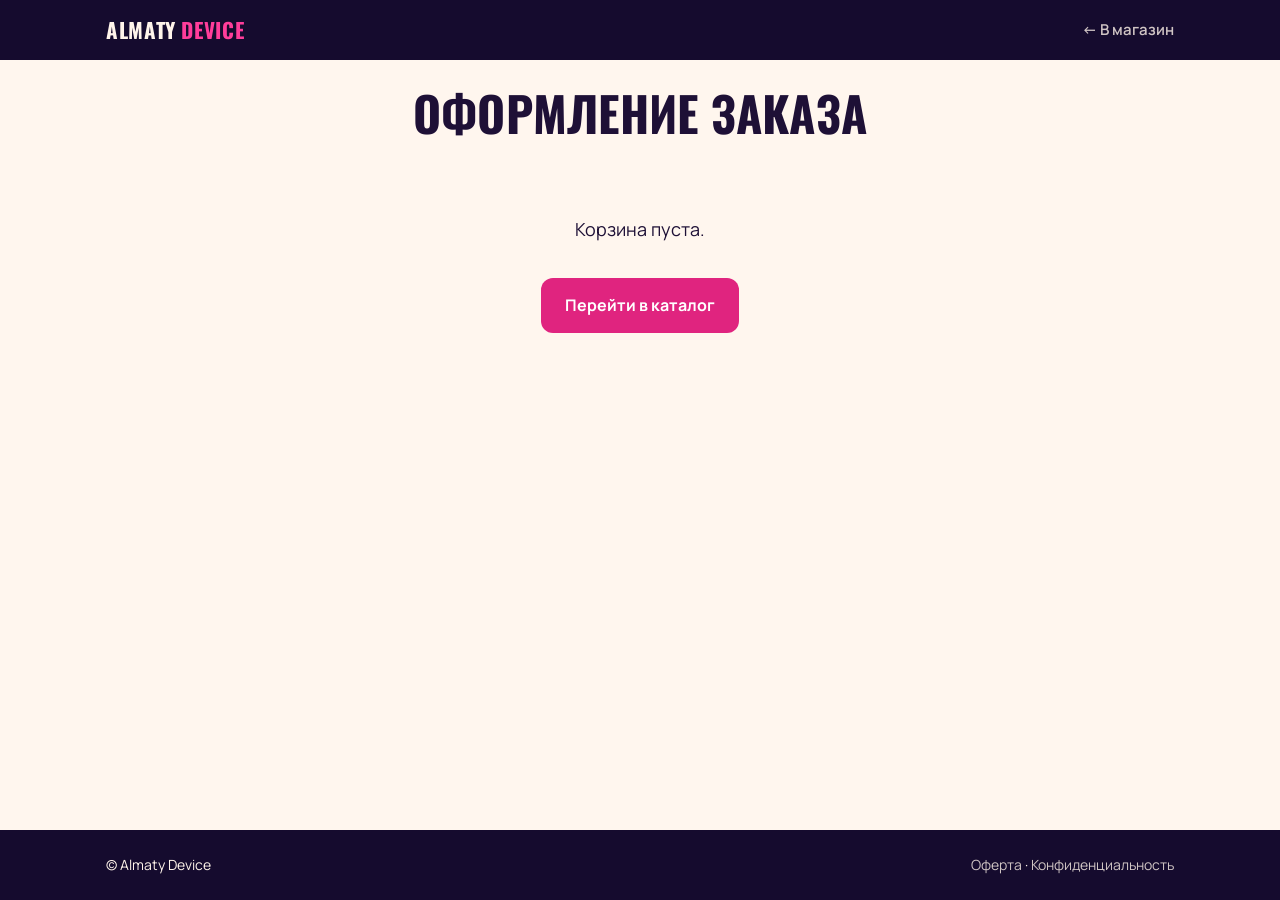
<file: checkout.html>
<!DOCTYPE html>
<html lang="ru">
<head>
<meta charset="UTF-8">
<meta name="viewport" content="width=device-width, initial-scale=1, viewport-fit=cover">
<title>Оформление заказа — Almaty Device</title>
<meta name="robots" content="noindex">
<link rel="preconnect" href="https://fonts.googleapis.com">
<link rel="preconnect" href="https://fonts.gstatic.com" crossorigin>
<link href="https://fonts.googleapis.com/css2?family=Oswald:wght@500;600;700&family=Manrope:wght@400;500;600;700&display=swap" rel="stylesheet">
<link rel="stylesheet" href="shop.css">
<style>
.layout{display:grid;grid-template-columns:minmax(0,1fr) 380px;gap:24px;align-items:start;margin-top:22px}
.steps{display:grid;gap:16px}
.card h2{margin-bottom:14px}
.opts{display:grid;gap:10px}
.opt{display:grid;grid-template-columns:22px 1fr auto;gap:12px;align-items:start;border:1.5px solid var(--line);border-radius:14px;padding:14px;cursor:pointer;background:var(--card)}
.opt:has(input:checked){border-color:var(--accent);box-shadow:0 0 0 1px var(--accent) inset}
.opt input{width:20px;height:20px;margin:2px 0 0;accent-color:var(--accent)}
.opt b{display:block}
.opt small{color:var(--muted);display:block;margin-top:2px}
.opt .p{font-weight:700;white-space:nowrap}
.pay{display:flex;gap:12px;align-items:flex-start;background:var(--soft);border-radius:12px;padding:14px;font-size:15px}
.pay svg{flex:none;width:22px;height:22px;color:var(--accent);margin-top:1px}
.agree{display:flex;gap:10px;align-items:flex-start;font-size:14px;margin-top:4px;cursor:pointer}
.agree input{width:20px;height:20px;flex:none;margin:1px 0 0;accent-color:var(--accent)}
aside.sum{position:sticky;top:80px;display:grid;gap:12px}
.sum .line{align-items:start}
.sum .edit{font-size:14px;color:var(--accent);font-weight:600}
.pc{display:grid;grid-template-columns:1fr auto;gap:8px}
.pc button{border:1px solid var(--line);background:var(--soft);border-radius:12px;padding:0 16px;font-weight:700;cursor:pointer}
.hr{height:1px;background:var(--line);margin:4px 0}
.state{padding:60px 0;text-align:center;display:grid;gap:16px;justify-items:center}
.secure{font-size:13px;color:var(--muted);text-align:center;margin:0}
@media (max-width:900px){
  .layout{grid-template-columns:1fr}
  aside.sum{position:static;order:-1}
}
</style>
</head>
<body>
<header><div class="wrap hbar"><a class="logo" href="./">Almaty <i>Device</i></a><a class="back" href="./#catalog">← В магазин</a></div></header>

<main class="wrap">
  <div style="margin-top:28px"><h1>Оформление заказа</h1></div>

  <div class="state" id="loading"><p class="muted">Загружаем корзину…</p></div>
  <div class="state" id="empty" hidden>
    <p style="font-size:18px">Корзина пуста.</p>
    <a class="btn btn-pink" href="./#catalog">Перейти в каталог</a>
  </div>
  <div class="state" id="failed" hidden>
    <p style="font-size:18px" id="failedText">Не удалось загрузить магазин.</p>
    <button class="btn btn-ghost" onclick="location.reload()">Обновить страницу</button>
  </div>

  <form class="layout" id="form" novalidate hidden>
    <div class="steps">
      <section class="card">
        <h2>1. Контакты</h2>
        <div class="grid2">
          <label class="f">Имя и фамилия<input class="field" name="name" autocomplete="name" required></label>
          <label class="f">Телефон<input class="field" name="phone" type="tel" autocomplete="tel" placeholder="+7 7__ ___ __ __" required></label>
        </div>
        <label class="f" style="margin-top:12px">Email <small>для электронного чека, необязательно</small><input class="field" name="email" type="email" autocomplete="email"></label>
      </section>

      <section class="card">
        <h2>2. Доставка</h2>
        <div class="opts" id="delivery"></div>
        <div id="addrBox" style="margin-top:14px;display:grid;gap:12px">
          <label class="f" id="cityBox">Город<input class="field" name="city" autocomplete="address-level2"></label>
          <label class="f">Адрес<input class="field" name="address" autocomplete="street-address" placeholder="Улица, дом, квартира или офис"></label>
        </div>
        <label class="f" style="margin-top:12px">Комментарий к заказу <small>необязательно</small><textarea class="field" name="comment" placeholder="Удобное время доставки, подъезд, этаж"></textarea></label>
      </section>

      <section class="card">
        <h2>3. Оплата</h2>
        <div class="pay"><svg viewBox="0 0 24 24" fill="none" stroke="currentColor" stroke-width="2" aria-hidden="true"><rect x="3" y="5" width="18" height="14" rx="2"/><path d="M3 10h18"/></svg><span id="payText"></span></div>
        <label class="agree"><input type="checkbox" name="agree"> <span>Я согласен с <a href="offer.html" target="_blank">публичной офертой</a> и <a href="privacy.html" target="_blank">политикой конфиденциальности</a>, включая условия доставки и возврата.</span></label>
        <p class="err" id="err" role="alert"></p>
        <button class="btn btn-pink wide" id="submit" type="submit"></button>
        <p class="secure" id="secure"></p>
      </section>
    </div>

    <aside class="sum card">
      <div class="rowx"><h2>Ваш заказ</h2><a class="edit" href="./#catalog">Изменить</a></div>
      <div class="lines" id="lines"></div>
      <div class="hr"></div>
      <div class="pc"><input class="field" id="promo" placeholder="Промокод" autocapitalize="characters" aria-label="Промокод"><button type="button" id="promoBtn">Применить</button></div>
      <p class="err" id="promoErr" style="margin:0;min-height:0"></p>
      <div class="rowx"><span>Товары</span><span id="sub"></span></div>
      <div class="rowx disc" id="discRow" hidden><span id="discLabel"></span><span id="disc"></span></div>
      <div class="rowx"><span>Доставка</span><span id="ship"></span></div>
      <div class="hr"></div>
      <div class="rowx tot"><span>Итого</span><span class="price" id="total"></span></div>
    </aside>
  </form>
</main>

<footer><div class="wrap"><span>© Almaty Device</span><span><a href="offer.html">Оферта</a> · <a href="privacy.html">Конфиденциальность</a></span></div></footer>

<script src="config.js"></script>
<script type="module">
import { $, fmt, esc, api, rpc, settings, cart, contact, startPayment } from "./shop.js";

let ST = {}, PRODUCTS = [], items = [], promo = null;

function show(id){ ["loading","empty","failed","form"].forEach(x => $("#" + x).hidden = x !== id); }

try{
  const c = cart.get(), ids = Object.keys(c);
  if(!ids.length){ show("empty"); throw null; }
  [ST, PRODUCTS] = await Promise.all([settings(), api(`products?select=id,name,brand,price,stock,image_url,color&active=eq.true&id=in.(${ids.map(encodeURIComponent).join(",")})`)]);
  items = ids.map(id => ({p: PRODUCTS.find(p => p.id === id), qty: c[id]})).filter(x => x.p);
  if(!items.length){ cart.clear(); show("empty"); throw null; }
  init();
  show("form");
}catch(e){
  if(e){ $("#failedText").textContent = "Не удалось загрузить магазин: " + e.message; show("failed"); }
}

function init(){
  const pr = ST.promo;
  const code = cart.promo();
  if(pr && pr.code && code && code.toUpperCase() === String(pr.code).toUpperCase() && Date.now() <= new Date(pr.until).getTime()) promo = pr;
  if(promo) $("#promo").value = promo.code;

  const del = (ST.delivery || []).filter(d => d.enabled !== false);
  $("#delivery").innerHTML = del.map((d, i) => `
    <label class="opt"><input type="radio" name="delivery" value="${esc(d.id)}" ${i === 0 ? "checked" : ""}>
      <span><b>${esc(d.name)}</b>${d.note ? `<small>${esc(d.note)}</small>` : ""}</span><span class="p" data-price="${esc(d.id)}"></span></label>`).join("");

  const manual = !ST.payment || (ST.payment.mode || "manual") === "manual";
  $("#payText").textContent = manual
    ? "Менеджер подтвердит наличие и пришлёт счёт Kaspi в WhatsApp. Заказ уйдёт в сборку сразу после оплаты."
    : "Оплата картой или Kaspi на защищённой странице банка. Заказ уйдёт в сборку сразу после оплаты.";
  $("#secure").textContent = manual ? "" : "Данные карты вводятся на странице банка, мы их не видим и не храним.";

  const saved = contact.get(), f = $("#form");
  ["name","phone","email","city","address"].forEach(k => { if(saved[k]) f[k].value = saved[k]; });
  if(saved.delivery && f.querySelector(`input[name=delivery][value="${saved.delivery}"]`)) f.querySelector(`input[name=delivery][value="${saved.delivery}"]`).checked = true;

  f.addEventListener("change", e => { if(e.target.name === "delivery") render(); });
  $("#promoBtn").onclick = applyPromo;
  $("#promo").onkeydown = e => { if(e.key === "Enter"){ e.preventDefault(); applyPromo(); } };
  f.onsubmit = submit;
  render();
}

function applyPromo(){
  const v = $("#promo").value.trim().toUpperCase(), pr = ST.promo;
  if(!v){ promo = null; cart.setPromo(""); $("#promoErr").textContent = ""; return render(); }
  if(pr && pr.code && v === String(pr.code).toUpperCase()){
    if(Date.now() > new Date(pr.until).getTime()){ $("#promoErr").textContent = "Срок действия промокода закончился."; promo = null; }
    else { promo = pr; cart.setPromo(pr.code); $("#promoErr").textContent = ""; }
  } else { promo = null; $("#promoErr").textContent = "Такого промокода нет."; }
  render();
}

function totals(){
  const sub = items.reduce((s, x) => s + x.p.price * x.qty, 0);
  const disc = promo ? Math.round(sub * promo.percent / 100) : 0;
  const d = (ST.delivery || []).find(x => x.id === ($("#form").delivery || {}).value) || {};
  const free = ST.free_from != null && sub - disc >= +ST.free_from;
  const ship = free ? 0 : (+d.price || 0);
  return {sub, disc, ship, sum: sub - disc + ship, d, free};
}

function render(){
  const t = totals();
  $("#lines").innerHTML = items.map(x => `<div class="line"><span>${esc(x.p.name)} × ${x.qty}${x.p.stock != null && x.qty > x.p.stock ? `<small style="color:var(--bad)">${x.p.stock ? "в наличии только " + x.p.stock + " шт." : "закончился"}</small>` : ""}</span><span>${fmt(x.p.price * x.qty)}</span></div>`).join("");
  $("#sub").textContent = fmt(t.sub);
  $("#discRow").hidden = !t.disc;
  if(promo){ $("#discLabel").textContent = `Промокод ${promo.code} (−${promo.percent}%)`; $("#disc").textContent = "−" + fmt(t.disc); }
  $("#ship").textContent = t.ship ? fmt(t.ship) : "бесплатно";
  $("#total").textContent = fmt(t.sum);
  document.querySelectorAll("[data-price]").forEach(el => {
    const d = (ST.delivery || []).find(x => x.id === el.dataset.price) || {};
    el.textContent = !+d.price || t.free ? "бесплатно" : fmt(d.price);
  });
  const needs = t.d.needs_address !== false;
  $("#addrBox").hidden = !needs;
  $("#cityBox").hidden = t.d.id !== "kz";
  const manual = !ST.payment || (ST.payment.mode || "manual") === "manual";
  $("#submit").textContent = (manual ? "Оформить заказ · " : "Перейти к оплате · ") + fmt(t.sum);
}

async function submit(e){
  e.preventDefault();
  const f = e.target, t = totals(), err = $("#err"), btn = $("#submit");
  const v = k => f[k].value.trim();
  let msg = "";
  if(!v("name")) msg = "Укажите имя.";
  else if(v("phone").replace(/\D/g, "").length < 10) msg = "Укажите телефон, чтобы мы могли связаться с вами.";
  else if(v("email") && !/^[^@\s]+@[^@\s]+\.[^@\s]+$/.test(v("email"))) msg = "Проверьте email.";
  else if(t.d.needs_address !== false && t.d.id === "kz" && !v("city")) msg = "Укажите город.";
  else if(t.d.needs_address !== false && !v("address")) msg = "Укажите адрес доставки.";
  else if(!f.agree.checked) msg = "Подтвердите согласие с офертой.";
  err.textContent = msg;
  if(msg) return;

  btn.disabled = true; const label = btn.textContent; btn.textContent = "Оформляем…";
  contact.set({name: v("name"), phone: v("phone"), email: v("email"), city: v("city"), address: v("address"), delivery: t.d.id});
  try{
    const order = await rpc("create_checkout", {
      p_name: v("name"), p_phone: v("phone"), p_email: v("email") || null,
      p_items: items.map(x => ({id: x.p.id, qty: x.qty})), p_promo: promo ? promo.code : null,
      p_delivery: t.d.id, p_city: t.d.id === "kz" ? v("city") : (t.d.id === "almaty" ? "Алматы" : null),
      p_address: t.d.needs_address !== false ? v("address") : null, p_comment: v("comment") || null
    });
    cart.clear();
    let url = null;
    try{ url = await startPayment(order, ST); }catch(pe){ console.warn(pe); }
    location.href = url || `order.html?id=${order.id}&t=${order.token}&new=1`;
  }catch(ex){
    err.textContent = ex.message;
    btn.disabled = false; btn.textContent = label;
  }
}
</script>
</body>
</html>
</file>
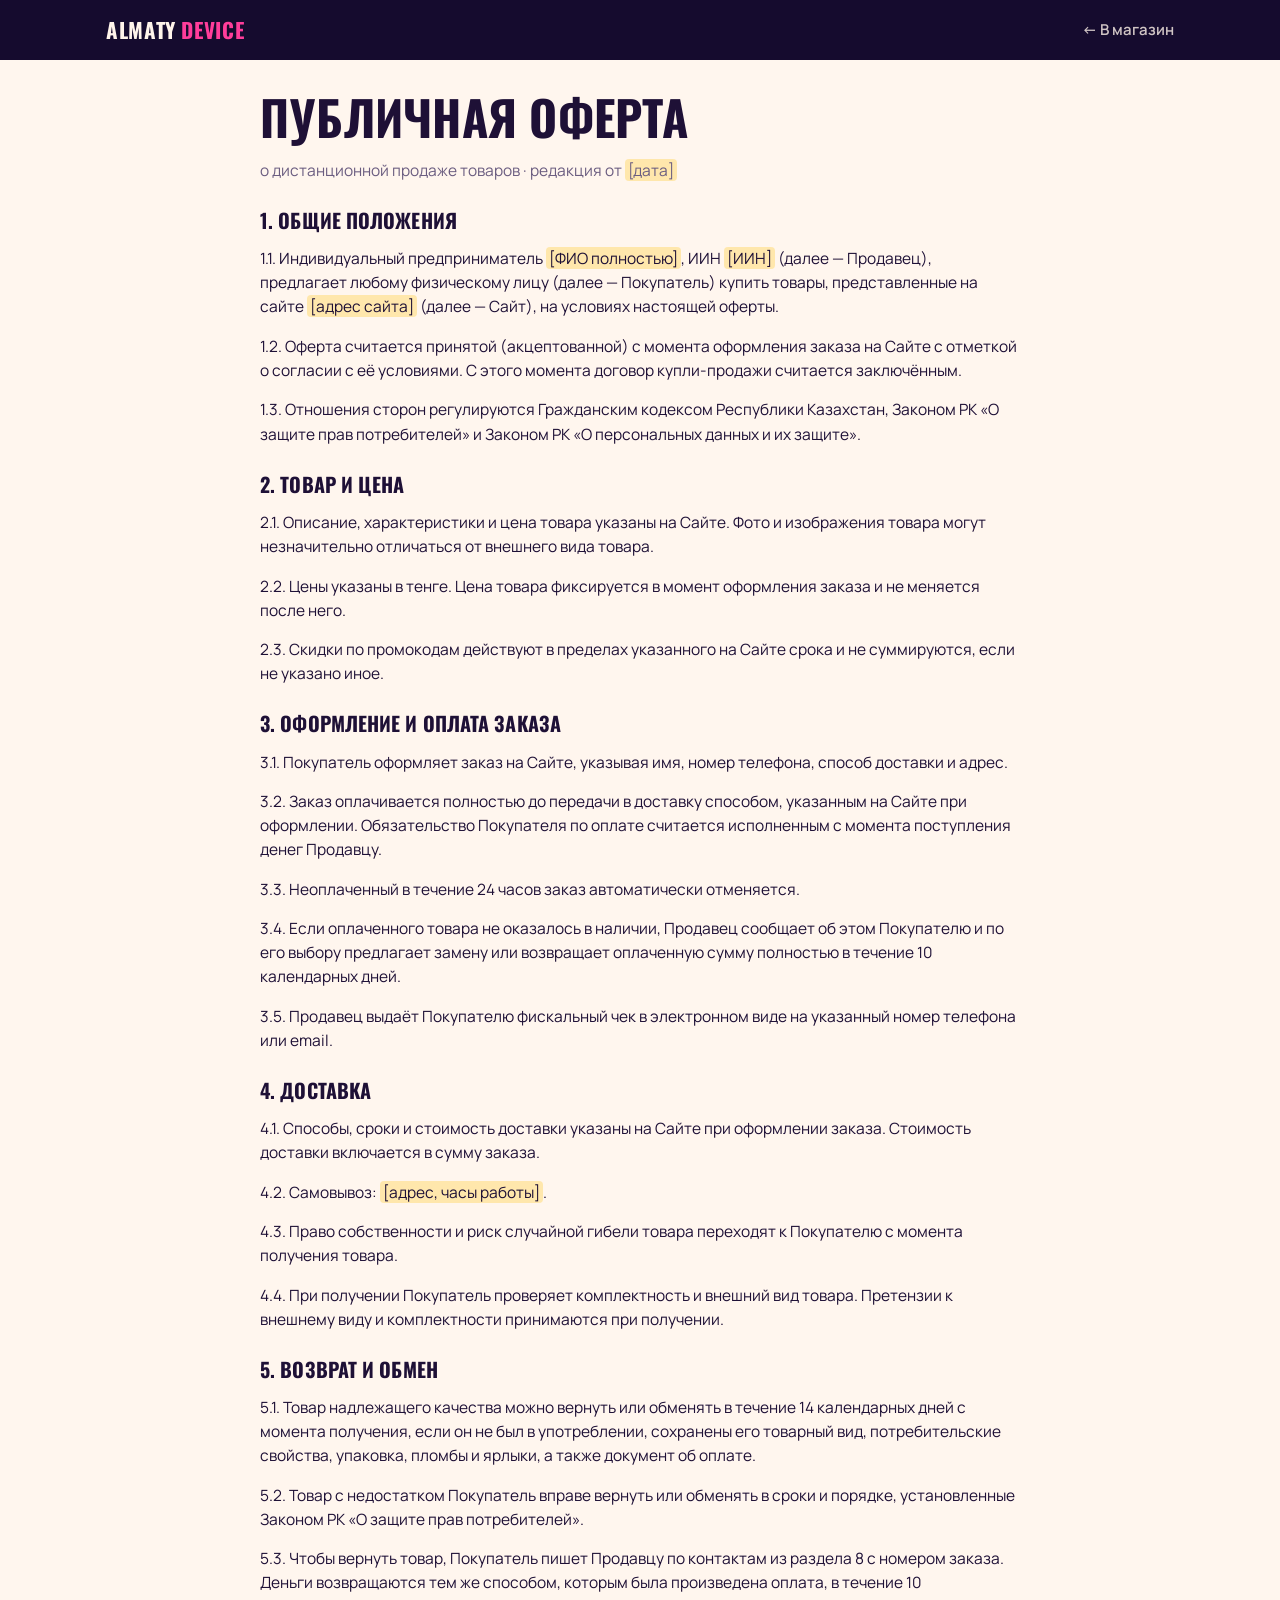
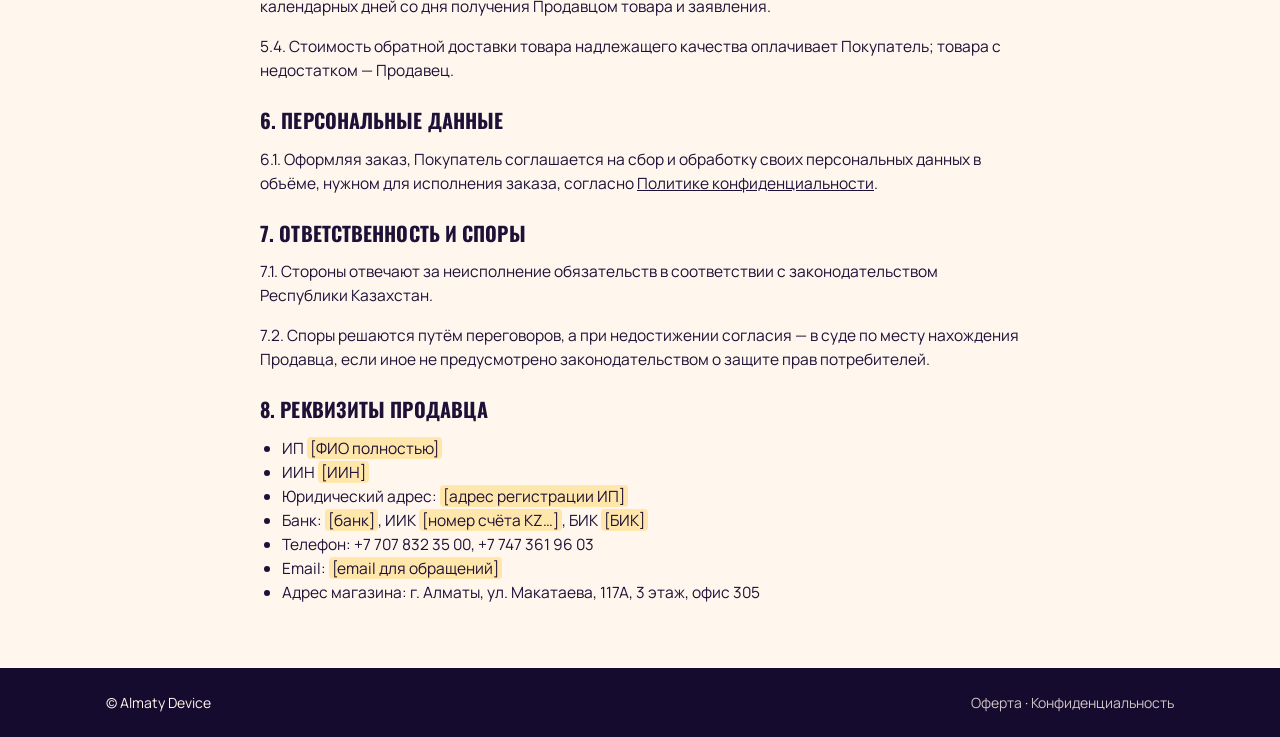
<file: offer.html>
<!DOCTYPE html>
<html lang="ru">
<head>
<meta charset="UTF-8">
<meta name="viewport" content="width=device-width, initial-scale=1">
<title>Публичная оферта — Almaty Device</title>
<link rel="preconnect" href="https://fonts.googleapis.com">
<link rel="preconnect" href="https://fonts.gstatic.com" crossorigin>
<link href="https://fonts.googleapis.com/css2?family=Oswald:wght@500;600;700&family=Manrope:wght@400;500;600;700&display=swap" rel="stylesheet">
<link rel="stylesheet" href="shop.css">
<style>
.doc{max-width:760px;margin:32px auto 0}
.doc h1{margin-bottom:6px}
.doc h2{margin:28px 0 10px;font-size:20px}
.doc p,.doc li{font-size:15.5px}
.doc ol,.doc ul{padding-left:22px}
/* поля, которые нужно заполнить своими данными */
.fill{background:color-mix(in srgb,var(--sun) 45%,transparent);border-radius:4px;padding:0 3px}
</style>
</head>
<body>
<header><div class="wrap hbar"><a class="logo" href="./">Almaty <i>Device</i></a><a class="back" href="./">← В магазин</a></div></header>
<main class="wrap"><article class="doc">
<h1>Публичная оферта</h1>
<p class="muted">о дистанционной продаже товаров · редакция от <span class="fill">[дата]</span></p>

<h2>1. Общие положения</h2>
<p>1.1. Индивидуальный предприниматель <span class="fill">[ФИО полностью]</span>, ИИН <span class="fill">[ИИН]</span> (далее — Продавец), предлагает любому физическому лицу (далее — Покупатель) купить товары, представленные на сайте <span class="fill">[адрес сайта]</span> (далее — Сайт), на условиях настоящей оферты.</p>
<p>1.2. Оферта считается принятой (акцептованной) с момента оформления заказа на Сайте с отметкой о согласии с её условиями. С этого момента договор купли-продажи считается заключённым.</p>
<p>1.3. Отношения сторон регулируются Гражданским кодексом Республики Казахстан, Законом РК «О защите прав потребителей» и Законом РК «О персональных данных и их защите».</p>

<h2>2. Товар и цена</h2>
<p>2.1. Описание, характеристики и цена товара указаны на Сайте. Фото и изображения товара могут незначительно отличаться от внешнего вида товара.</p>
<p>2.2. Цены указаны в тенге. Цена товара фиксируется в момент оформления заказа и не меняется после него.</p>
<p>2.3. Скидки по промокодам действуют в пределах указанного на Сайте срока и не суммируются, если не указано иное.</p>

<h2>3. Оформление и оплата заказа</h2>
<p>3.1. Покупатель оформляет заказ на Сайте, указывая имя, номер телефона, способ доставки и адрес.</p>
<p>3.2. Заказ оплачивается полностью до передачи в доставку способом, указанным на Сайте при оформлении. Обязательство Покупателя по оплате считается исполненным с момента поступления денег Продавцу.</p>
<p>3.3. Неоплаченный в течение 24 часов заказ автоматически отменяется.</p>
<p>3.4. Если оплаченного товара не оказалось в наличии, Продавец сообщает об этом Покупателю и по его выбору предлагает замену или возвращает оплаченную сумму полностью в течение 10 календарных дней.</p>
<p>3.5. Продавец выдаёт Покупателю фискальный чек в электронном виде на указанный номер телефона или email.</p>

<h2>4. Доставка</h2>
<p>4.1. Способы, сроки и стоимость доставки указаны на Сайте при оформлении заказа. Стоимость доставки включается в сумму заказа.</p>
<p>4.2. Самовывоз: <span class="fill">[адрес, часы работы]</span>.</p>
<p>4.3. Право собственности и риск случайной гибели товара переходят к Покупателю с момента получения товара.</p>
<p>4.4. При получении Покупатель проверяет комплектность и внешний вид товара. Претензии к внешнему виду и комплектности принимаются при получении.</p>

<h2>5. Возврат и обмен</h2>
<p>5.1. Товар надлежащего качества можно вернуть или обменять в течение 14 календарных дней с момента получения, если он не был в употреблении, сохранены его товарный вид, потребительские свойства, упаковка, пломбы и ярлыки, а также документ об оплате.</p>
<p>5.2. Товар с недостатком Покупатель вправе вернуть или обменять в сроки и порядке, установленные Законом РК «О защите прав потребителей».</p>
<p>5.3. Чтобы вернуть товар, Покупатель пишет Продавцу по контактам из раздела 8 с номером заказа. Деньги возвращаются тем же способом, которым была произведена оплата, в течение 10 календарных дней со дня получения Продавцом товара и заявления.</p>
<p>5.4. Стоимость обратной доставки товара надлежащего качества оплачивает Покупатель; товара с недостатком — Продавец.</p>

<h2>6. Персональные данные</h2>
<p>6.1. Оформляя заказ, Покупатель соглашается на сбор и обработку своих персональных данных в объёме, нужном для исполнения заказа, согласно <a href="privacy.html">Политике конфиденциальности</a>.</p>

<h2>7. Ответственность и споры</h2>
<p>7.1. Стороны отвечают за неисполнение обязательств в соответствии с законодательством Республики Казахстан.</p>
<p>7.2. Споры решаются путём переговоров, а при недостижении согласия — в суде по месту нахождения Продавца, если иное не предусмотрено законодательством о защите прав потребителей.</p>

<h2>8. Реквизиты Продавца</h2>
<ul>
  <li>ИП <span class="fill">[ФИО полностью]</span></li>
  <li>ИИН <span class="fill">[ИИН]</span></li>
  <li>Юридический адрес: <span class="fill">[адрес регистрации ИП]</span></li>
  <li>Банк: <span class="fill">[банк]</span>, ИИК <span class="fill">[номер счёта KZ…]</span>, БИК <span class="fill">[БИК]</span></li>
  <li>Телефон: +7 707 832 35 00, +7 747 361 96 03</li>
  <li>Email: <span class="fill">[email для обращений]</span></li>
  <li>Адрес магазина: г. Алматы, ул. Макатаева, 117А, 3 этаж, офис 305</li>
</ul>
</article></main>
<footer><div class="wrap"><span>© Almaty Device</span><span><a href="offer.html">Оферта</a> · <a href="privacy.html">Конфиденциальность</a></span></div></footer>
</body>
</html>
</file>
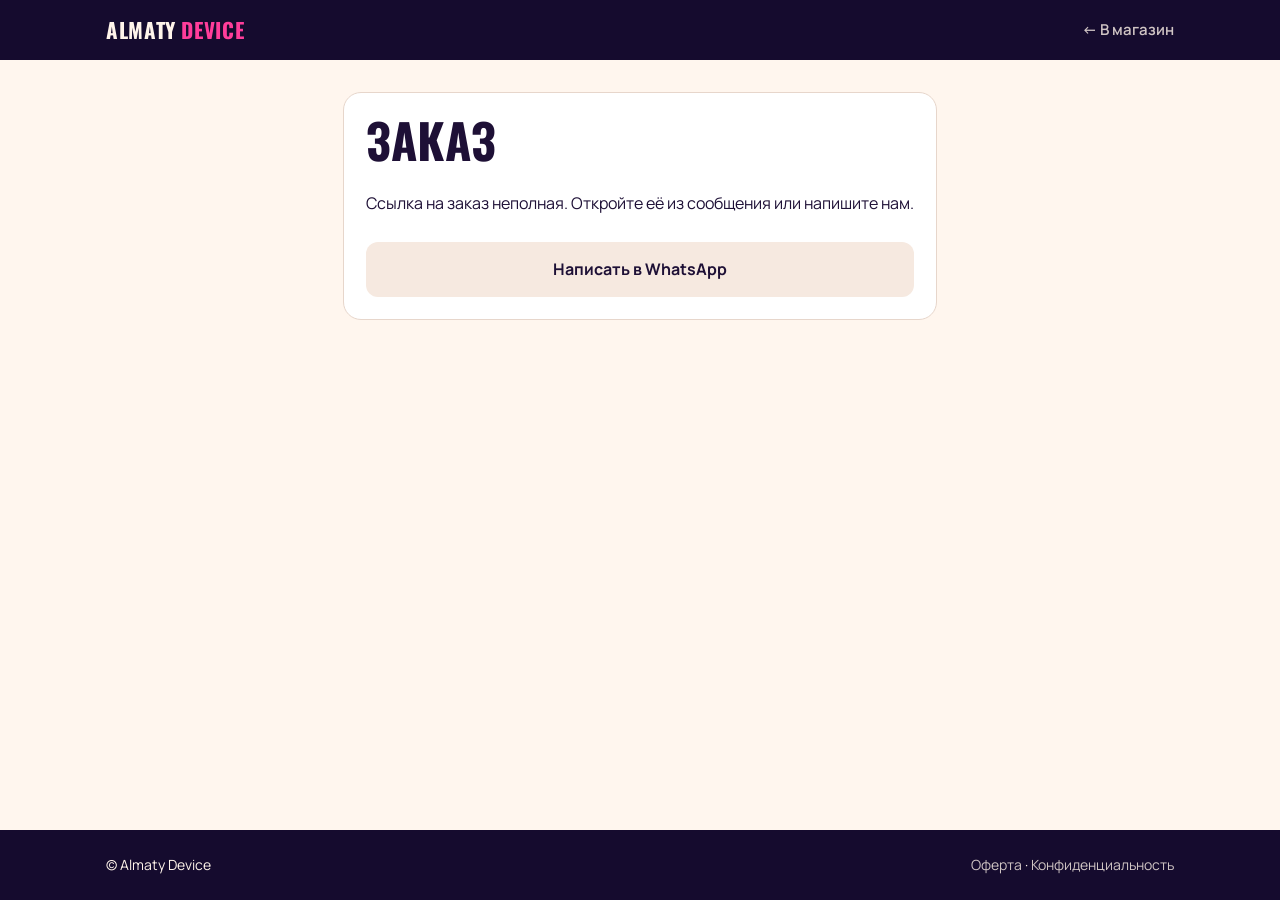
<file: order.html>
<!DOCTYPE html>
<html lang="ru">
<head>
<meta charset="UTF-8">
<meta name="viewport" content="width=device-width, initial-scale=1, viewport-fit=cover">
<title>Ваш заказ — Almaty Device</title>
<meta name="robots" content="noindex">
<link rel="preconnect" href="https://fonts.googleapis.com">
<link rel="preconnect" href="https://fonts.gstatic.com" crossorigin>
<link href="https://fonts.googleapis.com/css2?family=Oswald:wght@500;600;700&family=Manrope:wght@400;500;600;700&display=swap" rel="stylesheet">
<link rel="stylesheet" href="shop.css">
<style>
.box{max-width:640px;margin:32px auto 0;display:grid;gap:16px}
.status{display:grid;gap:10px}
.badge{justify-self:start;display:inline-flex;align-items:center;gap:8px;border-radius:999px;padding:6px 14px;font-weight:700;font-size:14px;background:var(--soft)}
.badge i{width:9px;height:9px;border-radius:50%;background:currentColor}
.badge.pending{color:var(--accent)}
.badge.paid,.badge.done{color:var(--ok)}
.badge.shipped{color:#3B6FD8}
.badge.canceled{color:var(--muted)}
.next{font-size:16px;background:var(--soft);border-radius:12px;padding:14px 16px;margin:0}
.track{display:grid;grid-template-columns:repeat(4,1fr);gap:6px;margin-top:4px}
.track div{height:6px;border-radius:3px;background:var(--line)}
.track div.on{background:linear-gradient(90deg,var(--pink),var(--orange))}
.tl{display:grid;grid-template-columns:repeat(4,1fr);gap:6px;font-size:12px;color:var(--muted);font-weight:600}
.acts{display:flex;flex-wrap:wrap;gap:10px}
.acts .btn{flex:1 1 200px}
</style>
</head>
<body>
<header><div class="wrap hbar"><a class="logo" href="./">Almaty <i>Device</i></a><a class="back" href="./#catalog">← В магазин</a></div></header>

<main class="wrap">
  <div class="box" id="box"><p class="muted">Загружаем заказ…</p></div>
</main>

<footer><div class="wrap"><span>© Almaty Device</span><span><a href="offer.html">Оферта</a> · <a href="privacy.html">Конфиденциальность</a></span></div></footer>

<script src="config.js"></script>
<script type="module">
import { $, fmt, esc, rpc, settings, startPayment, waLink } from "./shop.js";

const q = new URLSearchParams(location.search), id = +q.get("id"), token = q.get("t");
const STEPS = ["pending", "paid", "shipped", "done"];
const TITLE = {
  pending: "Заказ принят, ждёт оплаты",
  paid: "Оплачен — собираем заказ",
  shipped: "Заказ отправлен",
  done: "Заказ доставлен",
  canceled: "Заказ отменён"
};
const BADGE = {pending:"Ждёт оплаты", paid:"Оплачен", shipped:"В пути", done:"Доставлен", canceled:"Отменён"};
let ST = {}, timer;

async function load(){
  if(!id || !token) return fail("Ссылка на заказ неполная. Откройте её из сообщения или напишите нам.");
  let o;
  try{ [o, ST] = await Promise.all([rpc("order_status", {p_id: id, p_token: token}), Object.keys(ST).length ? ST : settings()]); }
  catch(e){ return fail("Не удалось загрузить заказ: " + e.message); }
  if(!o) return fail("Заказ не найден. Проверьте ссылку или напишите нам.");
  render(o);
  clearTimeout(timer);
  if(o.status === "pending") timer = setTimeout(load, 15000);   // ждём подтверждения оплаты
}

function fail(t){
  $("#box").innerHTML = `<div class="card status"><h1>Заказ</h1><p>${esc(t)}</p><a class="btn btn-ghost" href="${waLink(ST.wa, "Здравствуйте! Вопрос по заказу" + (id ? " №" + id : ""))}" target="_blank" rel="noopener">Написать в WhatsApp</a></div>`;
}

function render(o){
  const manual = !ST.payment || (ST.payment.mode || "manual") === "manual";
  const step = STEPS.indexOf(o.status);
  let next = "";
  if(o.status === "pending") next = manual ? (ST.payment && ST.payment.manual_text) || "Менеджер свяжется с вами и пришлёт счёт для оплаты." : "Оплата ещё не поступила. Если вы уже оплатили, статус обновится через минуту.";
  if(o.status === "paid") next = "Спасибо за оплату! Мы соберём заказ и сообщим, когда отправим его.";
  if(o.status === "shipped") next = "Заказ передан в доставку. Трек-номер или время доставки менеджер пришлёт в WhatsApp.";
  if(o.status === "canceled") next = "Заказ не был оплачен вовремя и отменён. Если товар ещё нужен, оформите заказ заново или напишите нам.";
  const items = o.items || [];
  $("#box").innerHTML = `
    <div class="card status">
      <span class="badge ${o.status}"><i></i>${BADGE[o.status] || o.status}</span>
      <h1>${TITLE[o.status] || "Заказ"} <span class="muted">№${o.id}</span></h1>
      ${step >= 0 ? `<div class="track">${STEPS.map((s, i) => `<div class="${i <= step ? "on" : ""}"></div>`).join("")}</div>
      <div class="tl"><span>Принят</span><span>Оплачен</span><span>Отправлен</span><span>Доставлен</span></div>` : ""}
      ${next ? `<p class="next">${esc(next)}</p>` : ""}
      <div class="acts">
        ${o.status === "pending" && !manual ? `<button class="btn btn-pink" id="pay">Оплатить ${fmt(o.total)}</button>` : ""}
        <a class="btn btn-ghost" href="${waLink(ST.wa, `Здравствуйте! Вопрос по заказу №${o.id}`)}" target="_blank" rel="noopener">Написать в WhatsApp</a>
      </div>
      <p class="err" id="err"></p>
    </div>
    <div class="card">
      <h2 style="margin-bottom:14px">Состав заказа</h2>
      <div class="lines">
        ${items.map(i => `<div class="line"><span>${esc(i.name)} × ${i.qty}</span><span>${fmt(i.price * i.qty)}</span></div>`).join("")}
        <div class="rowx" style="margin-top:6px"><span>Товары</span><span>${fmt(o.subtotal)}</span></div>
        ${o.discount ? `<div class="rowx disc"><span>Промокод ${esc(o.promo_code)}</span><span>−${fmt(o.discount)}</span></div>` : ""}
        <div class="rowx"><span>${esc(o.delivery_name || "Доставка")}</span><span>${o.delivery_cost ? fmt(o.delivery_cost) : "бесплатно"}</span></div>
        <div class="rowx tot"><span>Итого</span><span class="price">${fmt(o.total)}</span></div>
      </div>
      <p class="muted" style="font-size:14px;margin:14px 0 0">Сохраните эту страницу: по ссылке всегда можно проверить статус заказа.</p>
    </div>`;
  const pay = $("#pay");
  if(pay) pay.onclick = async () => {
    pay.disabled = true;
    try{ const url = await startPayment({id: o.id, token}, ST); if(url) location.href = url; }
    catch(e){ $("#err").textContent = e.message; pay.disabled = false; }
  };
}

load();
</script>
</body>
</html>
</file>
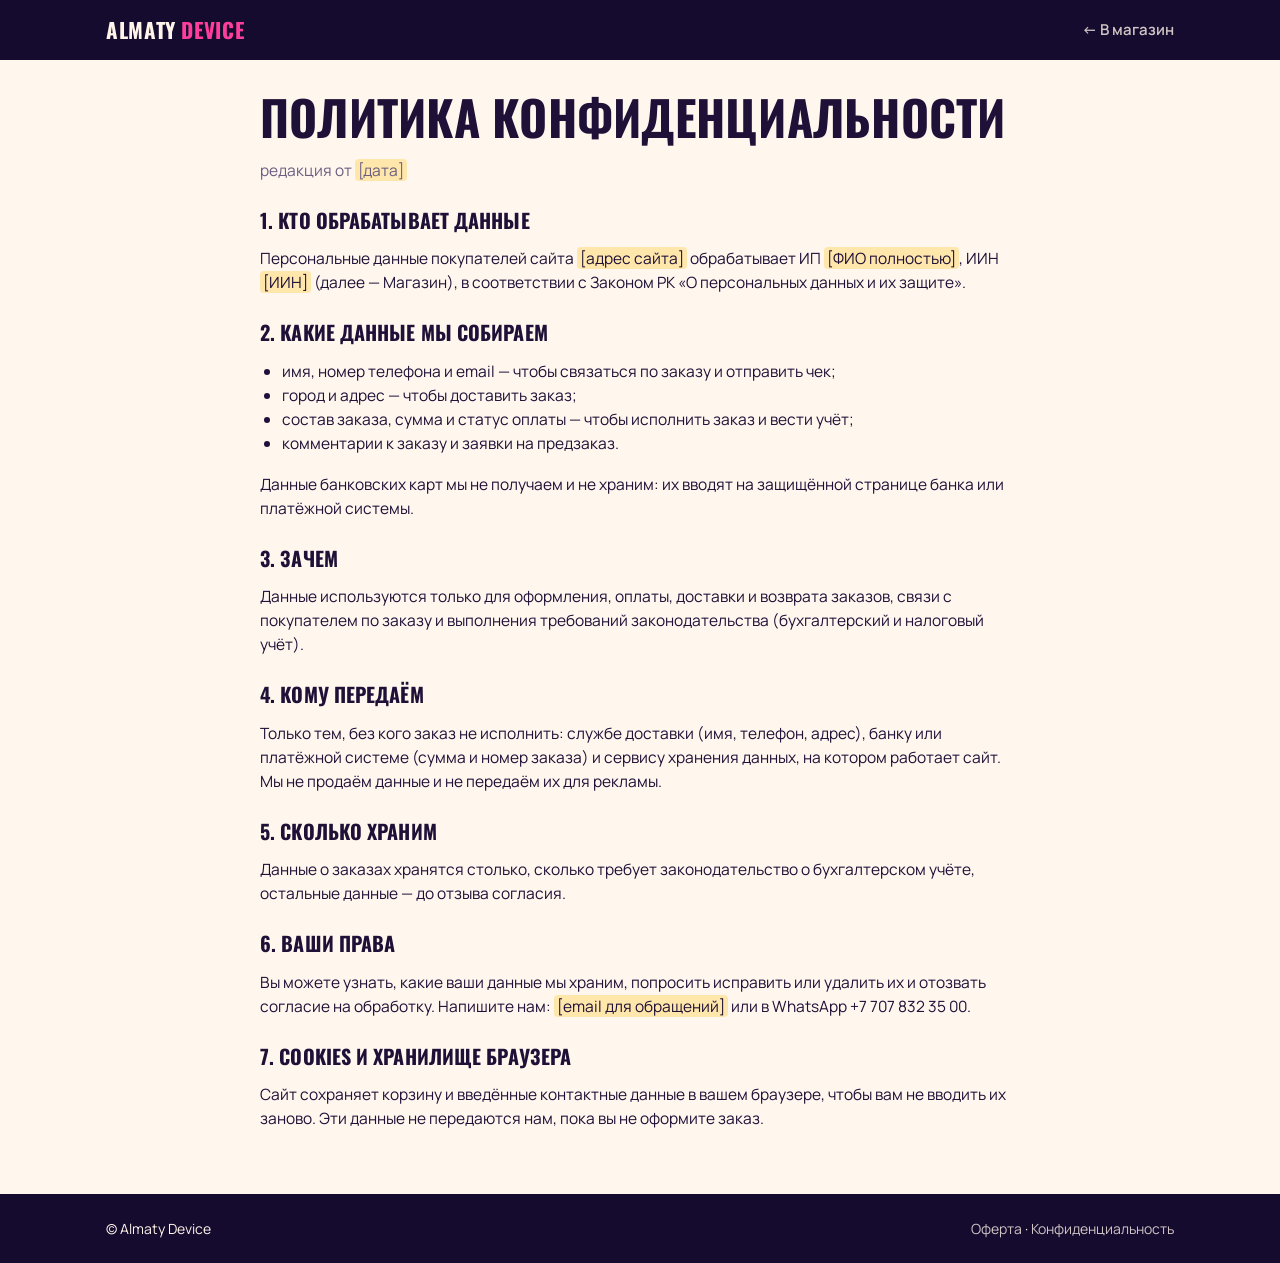
<file: privacy.html>
<!DOCTYPE html>
<html lang="ru">
<head>
<meta charset="UTF-8">
<meta name="viewport" content="width=device-width, initial-scale=1">
<title>Политика конфиденциальности — Almaty Device</title>
<link rel="preconnect" href="https://fonts.googleapis.com">
<link rel="preconnect" href="https://fonts.gstatic.com" crossorigin>
<link href="https://fonts.googleapis.com/css2?family=Oswald:wght@500;600;700&family=Manrope:wght@400;500;600;700&display=swap" rel="stylesheet">
<link rel="stylesheet" href="shop.css">
<style>
.doc{max-width:760px;margin:32px auto 0}
.doc h1{margin-bottom:6px}
.doc h2{margin:28px 0 10px;font-size:20px}
.doc p,.doc li{font-size:15.5px}
.doc ul{padding-left:22px}
.fill{background:color-mix(in srgb,var(--sun) 45%,transparent);border-radius:4px;padding:0 3px}
</style>
</head>
<body>
<header><div class="wrap hbar"><a class="logo" href="./">Almaty <i>Device</i></a><a class="back" href="./">← В магазин</a></div></header>
<main class="wrap"><article class="doc">
<h1>Политика конфиденциальности</h1>
<p class="muted">редакция от <span class="fill">[дата]</span></p>

<h2>1. Кто обрабатывает данные</h2>
<p>Персональные данные покупателей сайта <span class="fill">[адрес сайта]</span> обрабатывает ИП <span class="fill">[ФИО полностью]</span>, ИИН <span class="fill">[ИИН]</span> (далее — Магазин), в соответствии с Законом РК «О персональных данных и их защите».</p>

<h2>2. Какие данные мы собираем</h2>
<ul>
  <li>имя, номер телефона и email — чтобы связаться по заказу и отправить чек;</li>
  <li>город и адрес — чтобы доставить заказ;</li>
  <li>состав заказа, сумма и статус оплаты — чтобы исполнить заказ и вести учёт;</li>
  <li>комментарии к заказу и заявки на предзаказ.</li>
</ul>
<p>Данные банковских карт мы не получаем и не храним: их вводят на защищённой странице банка или платёжной системы.</p>

<h2>3. Зачем</h2>
<p>Данные используются только для оформления, оплаты, доставки и возврата заказов, связи с покупателем по заказу и выполнения требований законодательства (бухгалтерский и налоговый учёт).</p>

<h2>4. Кому передаём</h2>
<p>Только тем, без кого заказ не исполнить: службе доставки (имя, телефон, адрес), банку или платёжной системе (сумма и номер заказа) и сервису хранения данных, на котором работает сайт. Мы не продаём данные и не передаём их для рекламы.</p>

<h2>5. Сколько храним</h2>
<p>Данные о заказах хранятся столько, сколько требует законодательство о бухгалтерском учёте, остальные данные — до отзыва согласия.</p>

<h2>6. Ваши права</h2>
<p>Вы можете узнать, какие ваши данные мы храним, попросить исправить или удалить их и отозвать согласие на обработку. Напишите нам: <span class="fill">[email для обращений]</span> или в WhatsApp +7 707 832 35 00.</p>

<h2>7. Cookies и хранилище браузера</h2>
<p>Сайт сохраняет корзину и введённые контактные данные в вашем браузере, чтобы вам не вводить их заново. Эти данные не передаются нам, пока вы не оформите заказ.</p>
</article></main>
<footer><div class="wrap"><span>© Almaty Device</span><span><a href="offer.html">Оферта</a> · <a href="privacy.html">Конфиденциальность</a></span></div></footer>
</body>
</html>
</file>
<file: shop.css>
/* Общие стили страниц оформления, заказа и документов. Главная страница держит свои стили внутри index.html. */
:root{
  --night:#150B2E; --dusk:#3B1466; --pink:#FF3D9A; --orange:#FF8A3D; --sun:#FFD45C; --teal:#2FE6D0;
  --bg:#FFF6EE; --card:#FFFFFF; --soft:#F6E9E0; --ink:#1E1036; --muted:#6B5D80; --line:#E7D6CB; --accent:#E0247F; --ok:#0E9F84; --bad:#D3244F;
  --display:"Oswald","Arial Narrow",Impact,sans-serif;
  --body:"Manrope","Segoe UI",system-ui,-apple-system,sans-serif;
  color-scheme:light;
}
@media (prefers-color-scheme: dark){
  :root:not([data-theme="light"]){
    --bg:#150B2E; --card:#21133F; --soft:#1C0F39; --ink:#FFF4EA; --muted:#B3A4CC; --line:#372458; --accent:#FF3D9A; --ok:#2FE6D0; --bad:#FF6B8A;
    color-scheme:dark;
  }
}
:root[data-theme="dark"]{
  --bg:#150B2E; --card:#21133F; --soft:#1C0F39; --ink:#FFF4EA; --muted:#B3A4CC; --line:#372458; --accent:#FF3D9A; --ok:#2FE6D0; --bad:#FF6B8A;
  color-scheme:dark;
}
*,*::before,*::after{box-sizing:border-box}
body{margin:0;background:var(--bg);color:var(--ink);font:400 16px/1.55 var(--body);-webkit-font-smoothing:antialiased;min-height:100vh;display:flex;flex-direction:column}
main{flex:1}
a{color:inherit}
button,input,select,textarea{font:inherit;color:inherit}
:focus-visible{outline:3px solid var(--teal);outline-offset:2px;border-radius:6px}
[hidden]{display:none!important}
.wrap{max-width:1100px;margin:0 auto;padding:0 16px}
h1,h2,h3{font-family:var(--display);font-weight:700;text-transform:uppercase;line-height:1.05;margin:0;letter-spacing:.005em}
h1{font-size:clamp(32px,5vw,48px)}
h2{font-size:22px}
.muted{color:var(--muted)}

header{position:sticky;top:0;z-index:50;background:var(--night);color:#FFF4EA}
.hbar{display:flex;align-items:center;justify-content:space-between;gap:16px;height:60px}
.logo{font-family:var(--display);font-weight:700;font-size:21px;text-transform:uppercase;text-decoration:none;letter-spacing:.03em;white-space:nowrap}
.logo i{font-style:normal;color:var(--pink)}
.back{text-decoration:none;font-weight:600;opacity:.8;font-size:15px}
.back:hover{opacity:1}

.btn{display:inline-flex;align-items:center;justify-content:center;gap:8px;border:0;border-radius:12px;padding:15px 24px;font-weight:700;cursor:pointer;text-decoration:none;min-height:52px}
.btn-pink{background:var(--accent);color:#fff}
.btn-ghost{background:var(--soft);color:var(--ink)}
.btn:disabled{opacity:.6;cursor:default}
.btn.wide{width:100%}
.field{width:100%;background:var(--card);border:1px solid var(--line);border-radius:12px;padding:12px 14px;min-height:48px}
.field:focus{outline:2px solid var(--accent);outline-offset:-1px;border-color:transparent}
textarea.field{min-height:84px;resize:vertical}
label.f{display:grid;gap:6px;font-weight:600;font-size:14px}
label.f small{font-weight:500;color:var(--muted)}
.err{color:var(--bad);font-size:14px;min-height:1.2em;margin:8px 0 0;font-weight:600}

.card{background:var(--card);border:1px solid var(--line);border-radius:18px;padding:22px}
.grid2{display:grid;grid-template-columns:1fr 1fr;gap:12px}
@media (max-width:640px){.grid2{grid-template-columns:1fr}}

.rowx{display:flex;justify-content:space-between;align-items:baseline;gap:12px;font-size:15px}
.rowx.tot{font-weight:700;font-size:17px}
.rowx.tot .price{font-size:28px;font-family:var(--display)}
.rowx.disc{color:var(--ok);font-weight:600}
.lines{display:grid;gap:10px}
.line{display:grid;grid-template-columns:1fr auto;gap:10px;font-size:15px}
.line small{display:block;color:var(--muted)}

footer{background:var(--night);color:#FFF4EA;padding:24px 0;margin-top:48px;font-size:14px}
footer .wrap{display:flex;flex-wrap:wrap;gap:8px 20px;justify-content:space-between}
footer a{opacity:.8;text-decoration:none}
footer a:hover{opacity:1}
</file>
